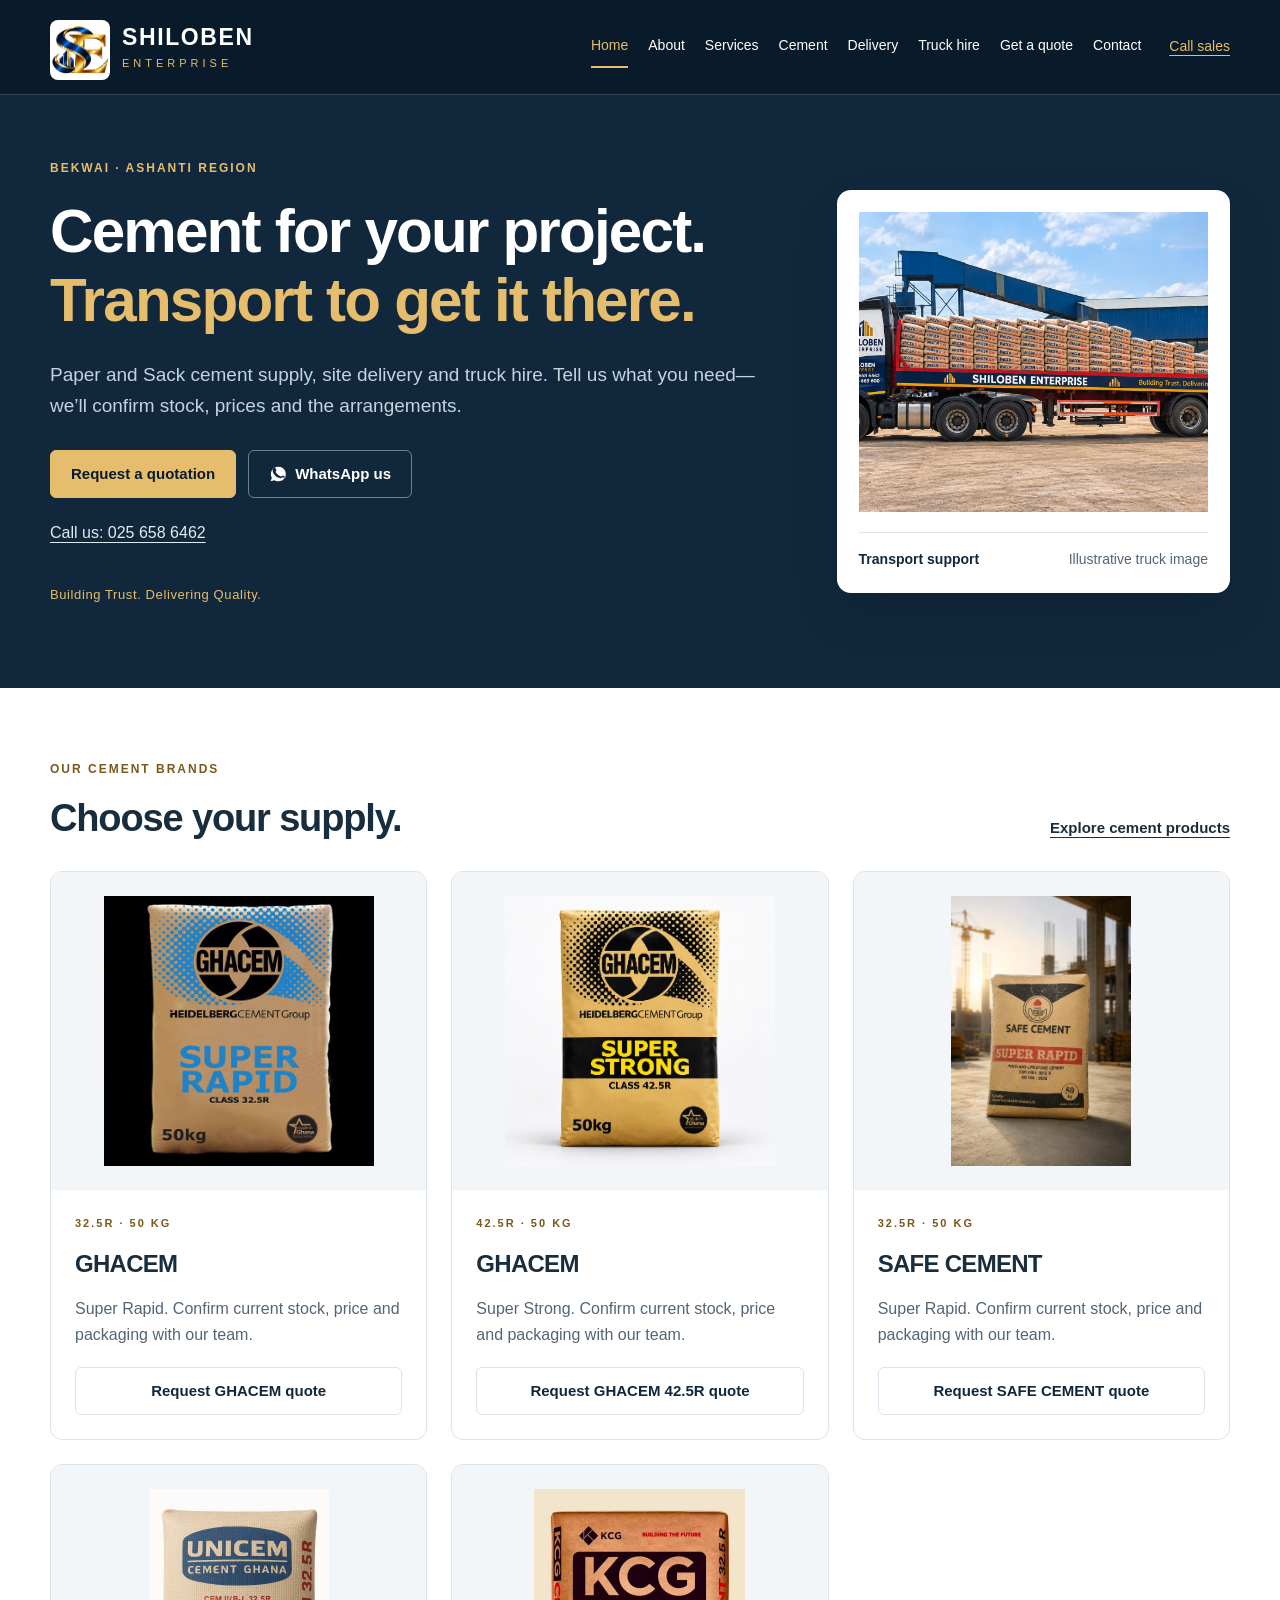
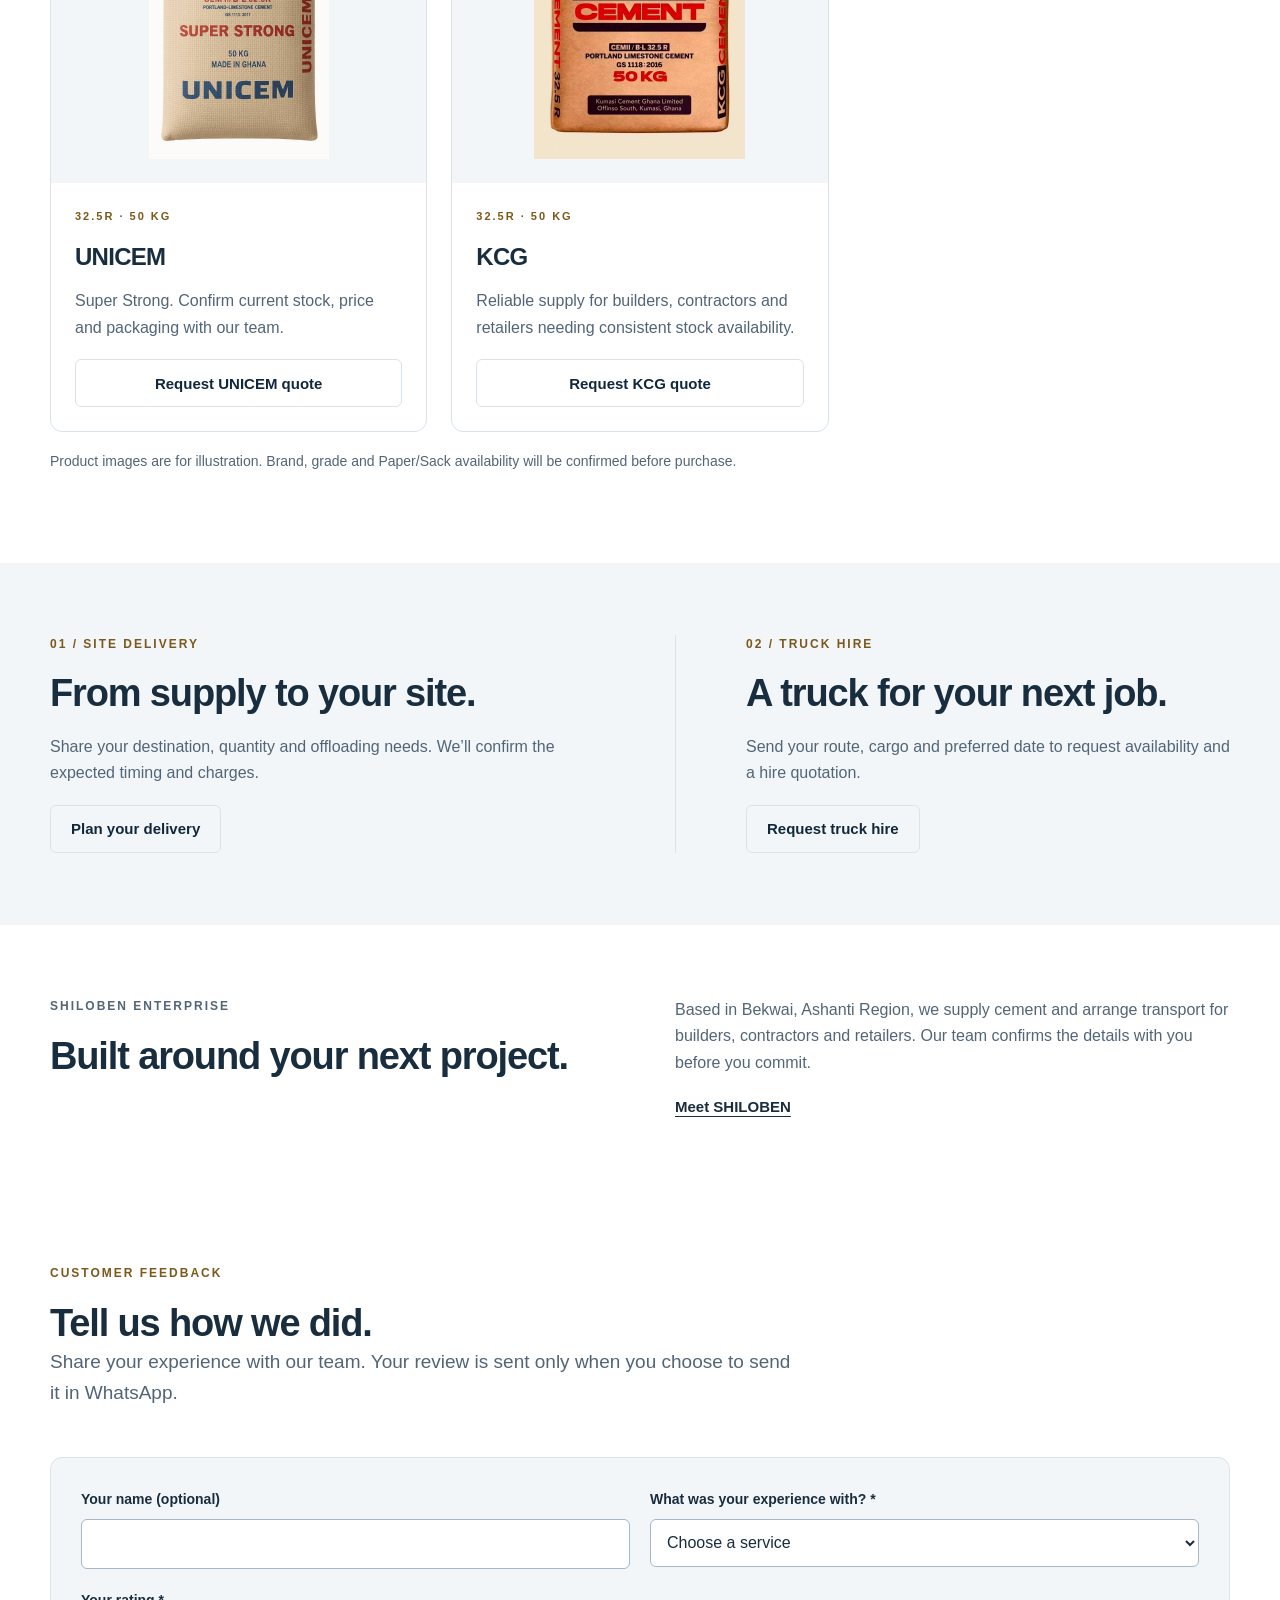
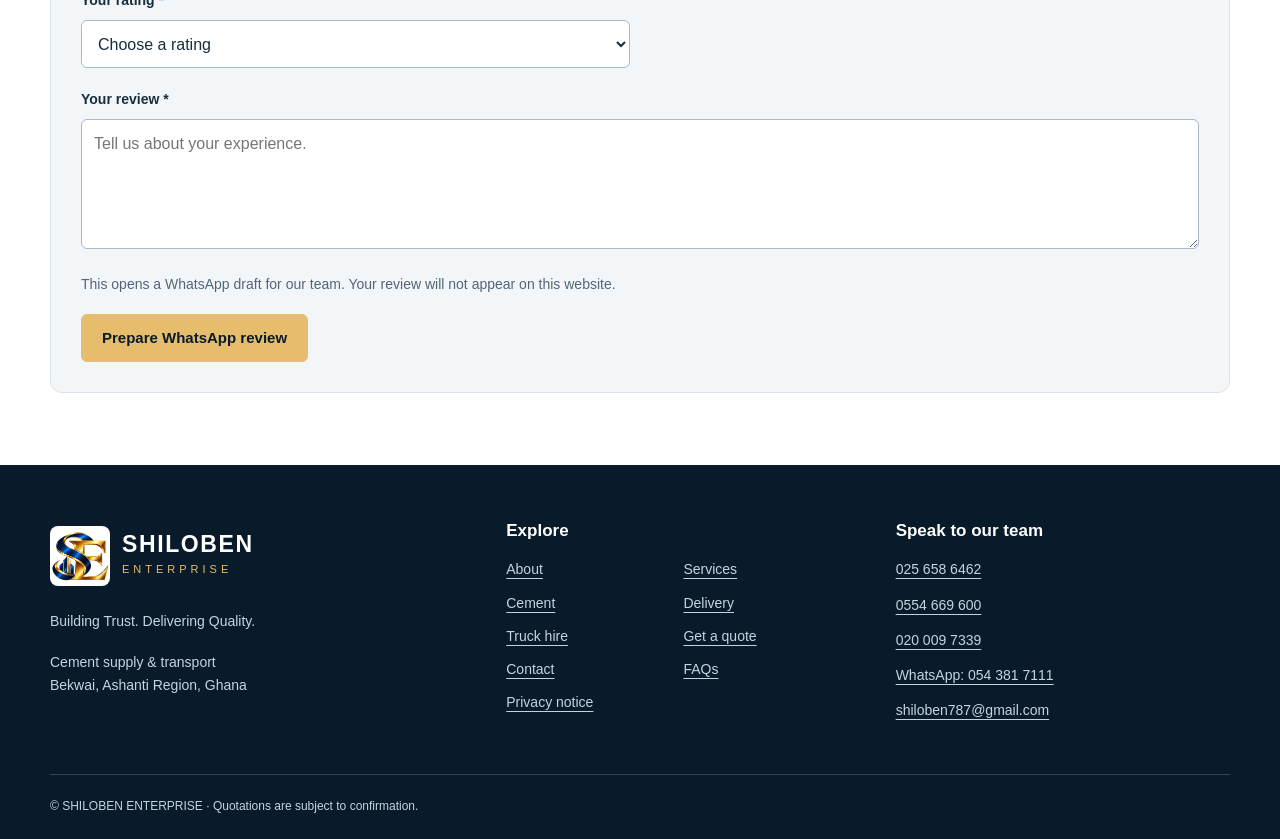
<file: index.html>
<!doctype html><html lang="en"><head><meta charset="utf-8"><meta name="viewport" content="width=device-width,initial-scale=1"><title>Cement Suppliers in Bekwai, Ghana | SHILOBEN ENTERPRISE</title><meta name="description" content="SHILOBEN ENTERPRISE supplies UNICEM, SAFE and KCG cement in Bekwai, Ashanti Region. Ask about bulk quantities, site delivery and truck hire."><meta name="theme-color" content="#11283c"><link rel="icon" href="images/LOGO.png" type="image/png"><link rel="stylesheet" href="style.css"><script src="script.js" defer></script><link rel="canonical" href="https://shiloben.com/"><meta property="og:site_name" content="SHILOBEN ENTERPRISE"><meta property="og:locale" content="en_GH"><meta property="og:type" content="website"><meta property="og:title" content="Cement Suppliers in Bekwai, Ghana | SHILOBEN ENTERPRISE"><meta property="og:description" content="SHILOBEN ENTERPRISE supplies UNICEM, SAFE and KCG cement in Bekwai, Ashanti Region. Ask about bulk quantities, site delivery and truck hire."><meta property="og:url" content="https://shiloben.com/"><meta property="og:image" content="https://shiloben.com/images/LOGO.png"><meta property="og:image:alt" content="SHILOBEN ENTERPRISE official logo"><meta name="twitter:card" content="summary"><script type="application/ld+json">{"@context":"https://schema.org","@type":"LocalBusiness","@id":"https://shiloben.com/#business","name":"SHILOBEN ENTERPRISE","url":"https://shiloben.com/","logo":"https://shiloben.com/images/LOGO.png","image":"https://shiloben.com/images/LOGO.png","description":"Cement supply, delivery arrangements and truck hire enquiries based in Bekwai, Ashanti Region, Ghana.","telephone":"+233256586462","email":"shiloben787@gmail.com","address":{"@type":"PostalAddress","addressLocality":"Bekwai","addressRegion":"Ashanti Region","addressCountry":"GH"},"areaServed":{"@type":"AdministrativeArea","name":"Ashanti Region, Ghana"},"contactPoint":{"@type":"ContactPoint","contactType":"sales","telephone":"+233256586462","availableLanguage":["en"]}}</script></head><body><a class="skip" href="#main">Skip to content</a><header class="header"><div class="wrap header-row"><a class="wordmark brand-lockup" href="index.html"><span class="logo-badge"><img src="images/LOGO.png" alt="" aria-hidden="true"></span><div class="brand-name">SHILOBEN<span>ENTERPRISE</span></div></a><button class="menu-toggle" aria-controls="navigation" aria-expanded="false">Menu</button><nav id="navigation" aria-label="Main navigation"><a href="index.html" aria-current="page">Home</a><a href="about.html">About</a><a href="services.html">Services</a><a href="products.html">Cement</a><a href="delivery.html">Delivery</a><a href="truck-hire.html">Truck hire</a><a href="quote.html">Get a quote</a><a href="contact.html">Contact</a></nav><a class="header-call" href="tel:+233256586462">Call sales</a></div></header><main id="main"><section class="hero"><div class="wrap hero-grid"><div><p class="eyebrow">Bekwai · Ashanti Region</p><h1>Cement for your project.<br><em>Transport to get it there.</em></h1><p class="lead">Paper and Sack cement supply, site delivery and truck hire. Tell us what you need—we’ll confirm stock, prices and the arrangements.</p><div class="actions"><a class="button" href="quote.html">Request a quotation</a><a class="button secondary whatsapp-link" href="https://wa.me/233543817111"><svg viewBox="0 0 24 24" aria-hidden="true"><path d="M12 2.2A9.8 9.8 0 0 0 3.8 17L2.2 21.8l5-1.6A9.8 9.8 0 1 0 12 2.2zm5.7 14.1c-.2.7-1.2 1.2-1.9 1.3-.5.1-1.2.2-3.8-.8-3.2-1.3-5.2-4.5-5.4-4.8-.2-.3-1.7-2.3-1.7-4.4 0-2 .9-3 1.3-3.4.3-.3.8-.4 1-.4h.7c.3 0 .6.1.8.6l1.1 2.5c.1.2.1.5 0 .8l-.8 1.1c-.2.2-.2.4-.1.6.4.7 1.5 2.3 3.1 3.7 1.8 1.5 3.1 1.9 3.7 2.2.3.1.5.1.7-.1l1.1-.9c.3-.2.6-.3.9-.2.4.2 2.5 1.5 2.9 1.7.3.2.5.3.6.5.1.3.1.6-.1.9z"/></svg><span>WhatsApp us</span></a></div><a class="hero-phone" href="tel:+233256586462">Call us: 025 658 6462</a><p class="tagline">Building Trust. Delivering Quality.</p></div><div class="hero-product"><img src="images/SHILOBEN Cement Truck at Industrial Yard.webp" alt="SHILOBEN truck at the industrial yard ready for cement delivery" width="1536" height="1024" fetchpriority="high"><div class="product-caption"><strong>Transport support</strong><span>Illustrative truck image</span></div></div></div></section><section class="section wrap"><div class="section-heading"><div><p class="eyebrow">Our cement brands</p><h2>Choose your supply.</h2></div><a class="text-link" href="products.html">Explore cement products</a></div><div class="product-grid"><article class="product-card"><div class="product-photo"><img src="images/ghacem.jpeg" alt="GHACEM Super Rapid 32.5R cement bag, 50 kg" width="600" height="600" loading="lazy"></div><div class="product-copy"><p class="eyebrow">32.5R · 50 kg</p><h2>GHACEM</h2><p>Super Rapid. Confirm current stock, price and packaging with our team.</p><a class="button secondary" href="quote.html?brand=GHACEM">Request GHACEM quote</a></div></article><article class="product-card"><div class="product-photo"><img src="images/GHACEM%2042.5R.webp" alt="GHACEM Super Strong Class 42.5R cement bag, 50 kg" width="1254" height="1254" loading="lazy"></div><div class="product-copy"><p class="eyebrow">42.5R · 50 kg</p><h2>GHACEM</h2><p>Super Strong. Confirm current stock, price and packaging with our team.</p><a class="button secondary" href="quote.html?brand=GHACEM&amp;grade=42.5R">Request GHACEM 42.5R quote</a></div></article><article class="product-card"><div class="product-photo"><img src="images/safe-cement.jpeg" alt="SAFE CEMENT Super Rapid 32.5R cement bag, 50 kg" width="600" height="600" loading="lazy"></div><div class="product-copy"><p class="eyebrow">32.5R · 50 kg</p><h2>SAFE CEMENT</h2><p>Super Rapid. Confirm current stock, price and packaging with our team.</p><a class="button secondary" href="quote.html?brand=SAFE%20CEMENT">Request SAFE CEMENT quote</a></div></article><article class="product-card"><div class="product-photo"><img src="images/unicem.jpeg" alt="UNICEM Super Strong 32.5R cement bag, 50 kg" width="600" height="600" loading="lazy"></div><div class="product-copy"><p class="eyebrow">32.5R · 50 kg</p><h2>UNICEM</h2><p>Super Strong. Confirm current stock, price and packaging with our team.</p><a class="button secondary" href="quote.html?brand=UNICEM">Request UNICEM quote</a></div></article><article class="product-card"><div class="product-photo"><img src="images/KCG.jpeg" alt="KCG cement bag in the product range" width="600" height="600" loading="lazy"></div><div class="product-copy"><p class="eyebrow">32.5R · 50 kg</p><h2>KCG</h2><p>Reliable supply for builders, contractors and retailers needing consistent stock availability.</p><a class="button secondary" href="quote.html?brand=KCG">Request KCG quote</a></div></article></div><p class="small-note">Product images are for illustration. Brand, grade and Paper/Sack availability will be confirmed before purchase.</p></section><section class="section service-band"><div class="wrap service-grid"><article><p class="eyebrow">01 / Site delivery</p><h2>From supply to your site.</h2><p>Share your destination, quantity and offloading needs. We’ll confirm the expected timing and charges.</p><a class="button secondary" href="delivery.html">Plan your delivery</a></article><article><p class="eyebrow">02 / Truck hire</p><h2>A truck for your next job.</h2><p>Send your route, cargo and preferred date to request availability and a hire quotation.</p><a class="button secondary" href="truck-hire.html">Request truck hire</a></article></div></section><section class="section wrap about-strip"><div><p class="eyebrow">SHILOBEN ENTERPRISE</p><h2>Built around your next project.</h2></div><div><p>Based in Bekwai, Ashanti Region, we supply cement and arrange transport for builders, contractors and retailers. Our team confirms the details with you before you commit.</p><a class="text-link" href="about.html">Meet SHILOBEN</a></div></section><section class="section wrap" aria-labelledby="review-heading"><div class="section-heading"><div><p class="eyebrow">Customer feedback</p><h2 id="review-heading">Tell us how we did.</h2><p class="lead">Share your experience with our team. Your review is sent only when you choose to send it in WhatsApp.</p></div></div><form id="review-form" class="panel"><div class="form-grid"><label class="field"><span>Your name (optional)</span><input name="reviewer" type="text" maxlength="100" autocomplete="name"></label><label class="field"><span>What was your experience with? *</span><select name="service" required><option value="">Choose a service</option><option>Cement supply</option><option>Site delivery</option><option>Truck hire</option><option>Other</option></select></label><label class="field"><span>Your rating *</span><select name="rating" required><option value="">Choose a rating</option><option value="5">5 - Excellent</option><option value="4">4 - Good</option><option value="3">3 - Average</option><option value="2">2 - Below average</option><option value="1">1 - Poor</option></select></label><label class="field full"><span>Your review *</span><textarea name="review" rows="4" maxlength="2000" required placeholder="Tell us about your experience."></textarea></label></div><p class="form-notice">This opens a WhatsApp draft for our team. Your review will not appear on this website.</p><button class="button" type="submit">Prepare WhatsApp review</button><div class="draft-panel" hidden><h3>Your review is ready</h3><p>Review your message in WhatsApp, then press Send when you are ready.</p><a class="button review-whatsapp" target="_blank" rel="noopener noreferrer">Open WhatsApp draft</a></div></form></section></main><footer><div class="wrap footer-grid"><div><a class="wordmark brand-lockup" href="index.html"><span class="logo-badge"><img src="images/LOGO.png" alt="" aria-hidden="true"></span><div class="brand-name">SHILOBEN<span>ENTERPRISE</span></div></a><p>Building Trust. Delivering Quality.</p><p>Cement supply &amp; transport<br>Bekwai, Ashanti Region, Ghana</p></div><div><h2>Explore</h2><div class="footer-links"><a href="about.html">About</a><a href="services.html">Services</a><a href="products.html">Cement</a><a href="delivery.html">Delivery</a><a href="truck-hire.html">Truck hire</a><a href="quote.html">Get a quote</a><a href="contact.html">Contact</a><a href="faq.html">FAQs</a><a href="privacy.html">Privacy notice</a></div></div><div><h2>Speak to our team</h2><a href="tel:+233256586462">025 658 6462</a><a href="tel:+233554669600">0554 669 600</a><a href="tel:+233200097339">020 009 7339</a><a href="https://wa.me/233543817111">WhatsApp: 054 381 7111</a><a href="mailto:shiloben787@gmail.com">shiloben787@gmail.com</a></div></div><div class="wrap footer-bottom">© SHILOBEN ENTERPRISE · Quotations are subject to confirmation.</div></footer></body></html>
</file>
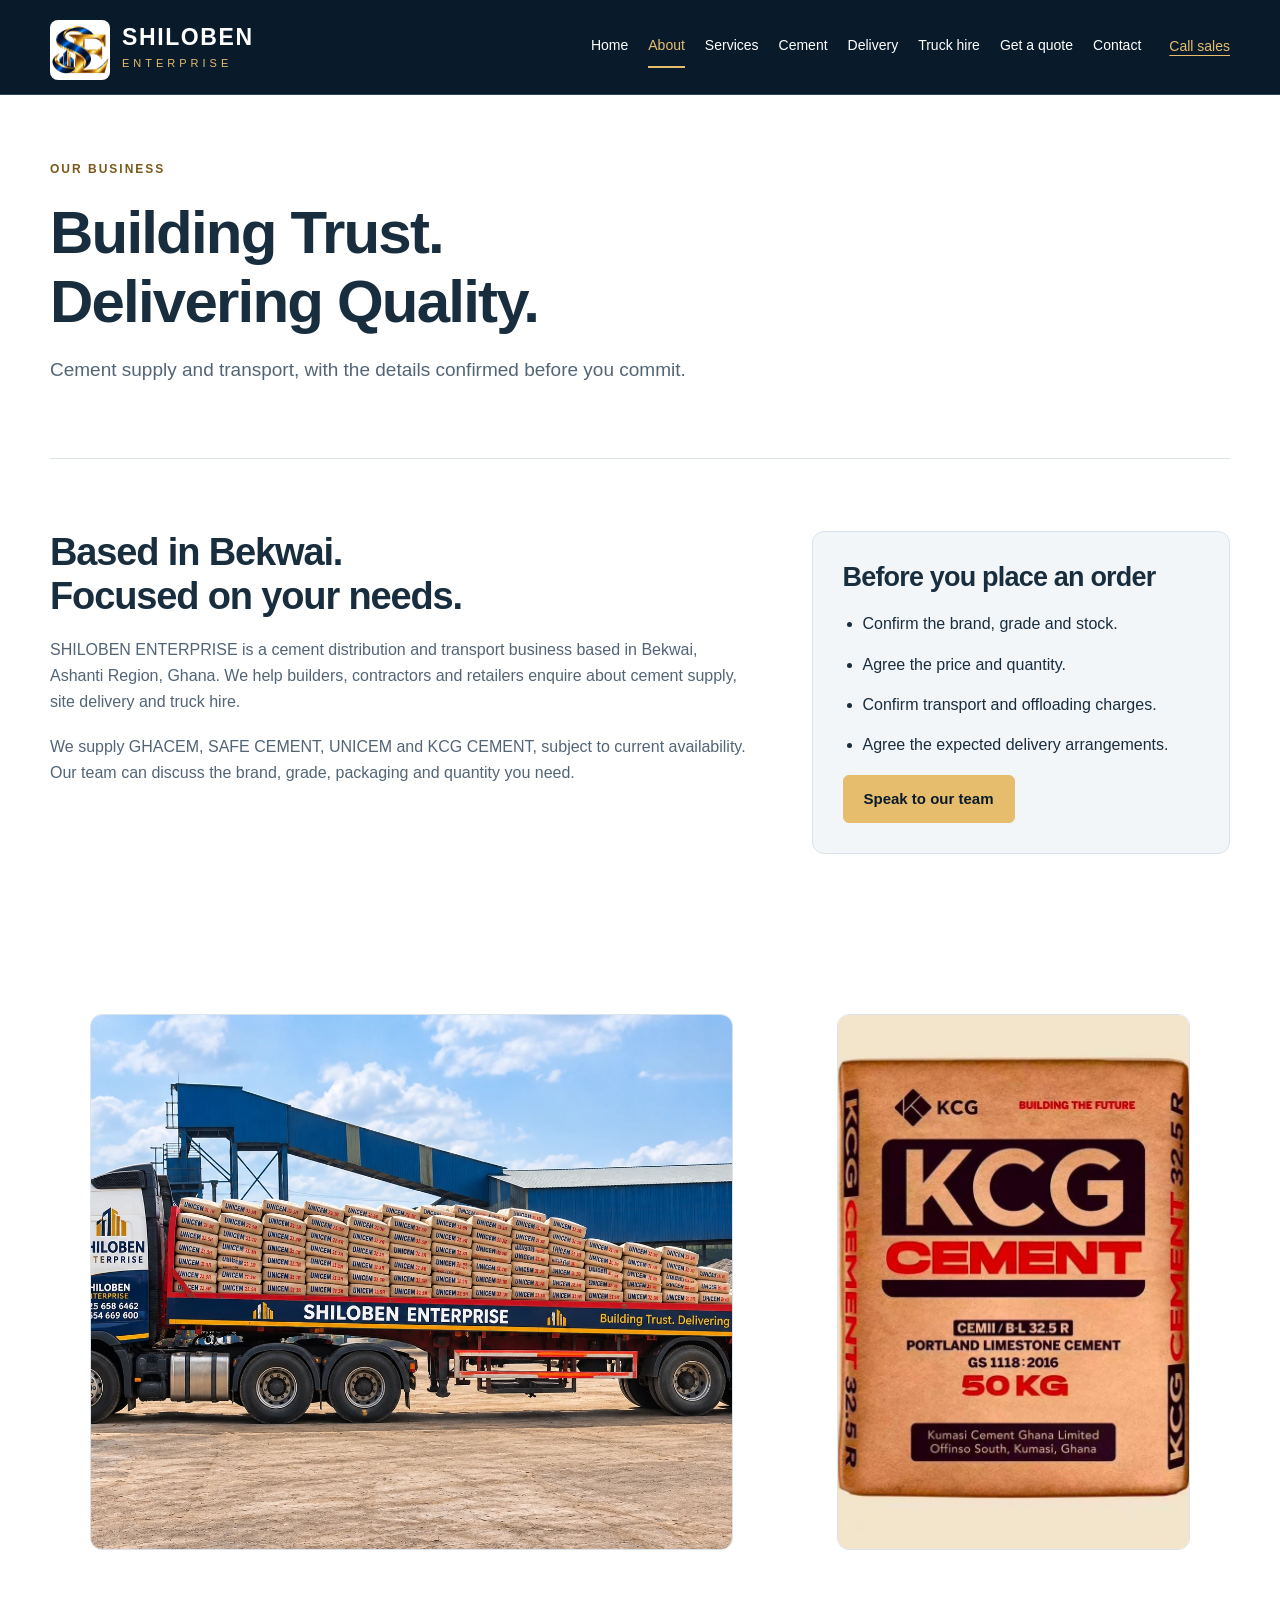
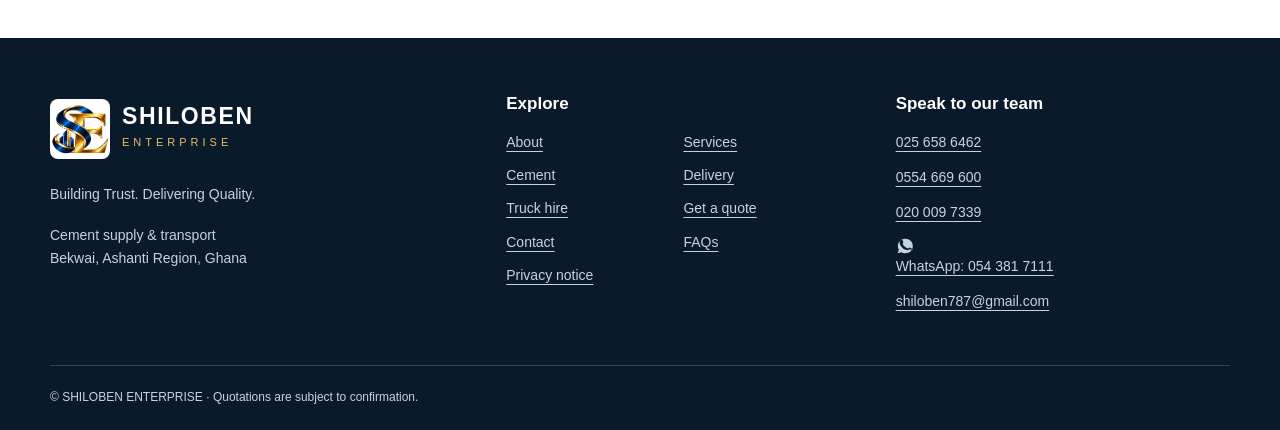
<file: about.html>
<!doctype html><html lang="en"><head><meta charset="utf-8"><meta name="viewport" content="width=device-width,initial-scale=1"><title>About SHILOBEN ENTERPRISE | Cement Supply in Bekwai</title><meta name="description" content="Learn about SHILOBEN ENTERPRISE, a Bekwai-based cement supply and transport business serving builders, contractors and retailers."><meta name="theme-color" content="#11283c"><link rel="icon" href="images/LOGO.png" type="image/png"><link rel="stylesheet" href="style.css"><script src="script.js" defer></script><link rel="canonical" href="https://shiloben.com/about.html"><meta property="og:site_name" content="SHILOBEN ENTERPRISE"><meta property="og:locale" content="en_GH"><meta property="og:type" content="website"><meta property="og:title" content="About SHILOBEN ENTERPRISE | Cement Supply in Bekwai"><meta property="og:description" content="Learn about SHILOBEN ENTERPRISE, a Bekwai-based cement supply and transport business serving builders, contractors and retailers."><meta property="og:url" content="https://shiloben.com/about.html"><meta property="og:image" content="https://shiloben.com/images/LOGO.png"><meta property="og:image:alt" content="SHILOBEN ENTERPRISE official logo"><meta name="twitter:card" content="summary"></head><body><a class="skip" href="#main">Skip to content</a><header class="header"><div class="wrap header-row"><a class="wordmark brand-lockup" href="index.html"><span class="logo-badge"><img src="images/LOGO.png" alt="" aria-hidden="true"></span><div class="brand-name">SHILOBEN<span>ENTERPRISE</span></div></a><button class="menu-toggle" aria-controls="navigation" aria-expanded="false">Menu</button><nav id="navigation" aria-label="Main navigation"><a href="index.html">Home</a><a href="about.html" aria-current="page">About</a><a href="services.html">Services</a><a href="products.html">Cement</a><a href="delivery.html">Delivery</a><a href="truck-hire.html">Truck hire</a><a href="quote.html">Get a quote</a><a href="contact.html">Contact</a></nav><a class="header-call" href="tel:+233256586462">Call sales</a></div></header><main id="main"><section class="page-intro wrap"><p class="eyebrow">Our business</p><h1>Building Trust.<br>Delivering Quality.</h1><p class="lead">Cement supply and transport, with the details confirmed before you commit.</p></section><section class="section wrap content-grid"><div><h2>Based in Bekwai.<br>Focused on your needs.</h2><p>SHILOBEN ENTERPRISE is a cement distribution and transport business based in Bekwai, Ashanti Region, Ghana. We help builders, contractors and retailers enquire about cement supply, site delivery and truck hire.</p><p>We supply GHACEM, SAFE CEMENT, UNICEM and KCG CEMENT, subject to current availability. Our team can discuss the brand, grade, packaging and quantity you need.</p></div><aside class="panel"><h2>Before you place an order</h2><ul class="check-list"><li>Confirm the brand, grade and stock.</li><li>Agree the price and quantity.</li><li>Confirm transport and offloading charges.</li><li>Agree the expected delivery arrangements.</li></ul><a class="button" href="contact.html">Speak to our team</a></aside></section><section class="section wrap photo-showcase" aria-label="SHILOBEN operations photo gallery"><figure class="photo-panel"><img src="images/SHILOBEN Cement Truck at Industrial Yard.webp" alt="SHILOBEN cement truck at the industrial yard" width="1200" height="800" loading="lazy"><figcaption>Illustrative truck image. Ask our team about loading and site delivery.</figcaption></figure><figure class="photo-panel"><img src="images/KCG.jpeg" alt="KCG cement product image" width="800" height="1000" loading="lazy"><figcaption>Product ranges are checked before quotation and delivery arrangements.</figcaption></figure></section></main><footer><div class="wrap footer-grid"><div><a class="wordmark brand-lockup" href="index.html"><span class="logo-badge"><img src="images/LOGO.png" alt="" aria-hidden="true"></span><div class="brand-name">SHILOBEN<span>ENTERPRISE</span></div></a><p>Building Trust. Delivering Quality.</p><p>Cement supply &amp; transport<br>Bekwai, Ashanti Region, Ghana</p></div><div><h2>Explore</h2><div class="footer-links"><a href="about.html">About</a><a href="services.html">Services</a><a href="products.html">Cement</a><a href="delivery.html">Delivery</a><a href="truck-hire.html">Truck hire</a><a href="quote.html">Get a quote</a><a href="contact.html">Contact</a><a href="faq.html">FAQs</a><a href="privacy.html">Privacy notice</a></div></div><div><h2>Speak to our team</h2><a href="tel:+233256586462">025 658 6462</a><a href="tel:+233554669600">0554 669 600</a><a href="tel:+233200097339">020 009 7339</a><a class="whatsapp-link" href="https://wa.me/233543817111"><svg viewBox="0 0 24 24" aria-hidden="true"><path d="M12 2.2A9.8 9.8 0 0 0 3.8 17L2.2 21.8l5-1.6A9.8 9.8 0 1 0 12 2.2zm5.7 14.1c-.2.7-1.2 1.2-1.9 1.3-.5.1-1.2.2-3.8-.8-3.2-1.3-5.2-4.5-5.4-4.8-.2-.3-1.7-2.3-1.7-4.4 0-2 .9-3 1.3-3.4.3-.3.8-.4 1-.4h.7c.3 0 .6.1.8.6l1.1 2.5c.1.2.1.5 0 .8l-.8 1.1c-.2.2-.2.4-.1.6.4.7 1.5 2.3 3.1 3.7 1.8 1.5 3.1 1.9 3.7 2.2.3.1.5.1.7-.1l1.1-.9c.3-.2.6-.3.9-.2.4.2 2.5 1.5 2.9 1.7.3.2.5.3.6.5.1.3.1.6-.1.9z"/></svg><span>WhatsApp: 054 381 7111</span></a><a href="mailto:shiloben787@gmail.com">shiloben787@gmail.com</a></div></div><div class="wrap footer-bottom">© SHILOBEN ENTERPRISE · Quotations are subject to confirmation.</div></footer></body></html>
</file>
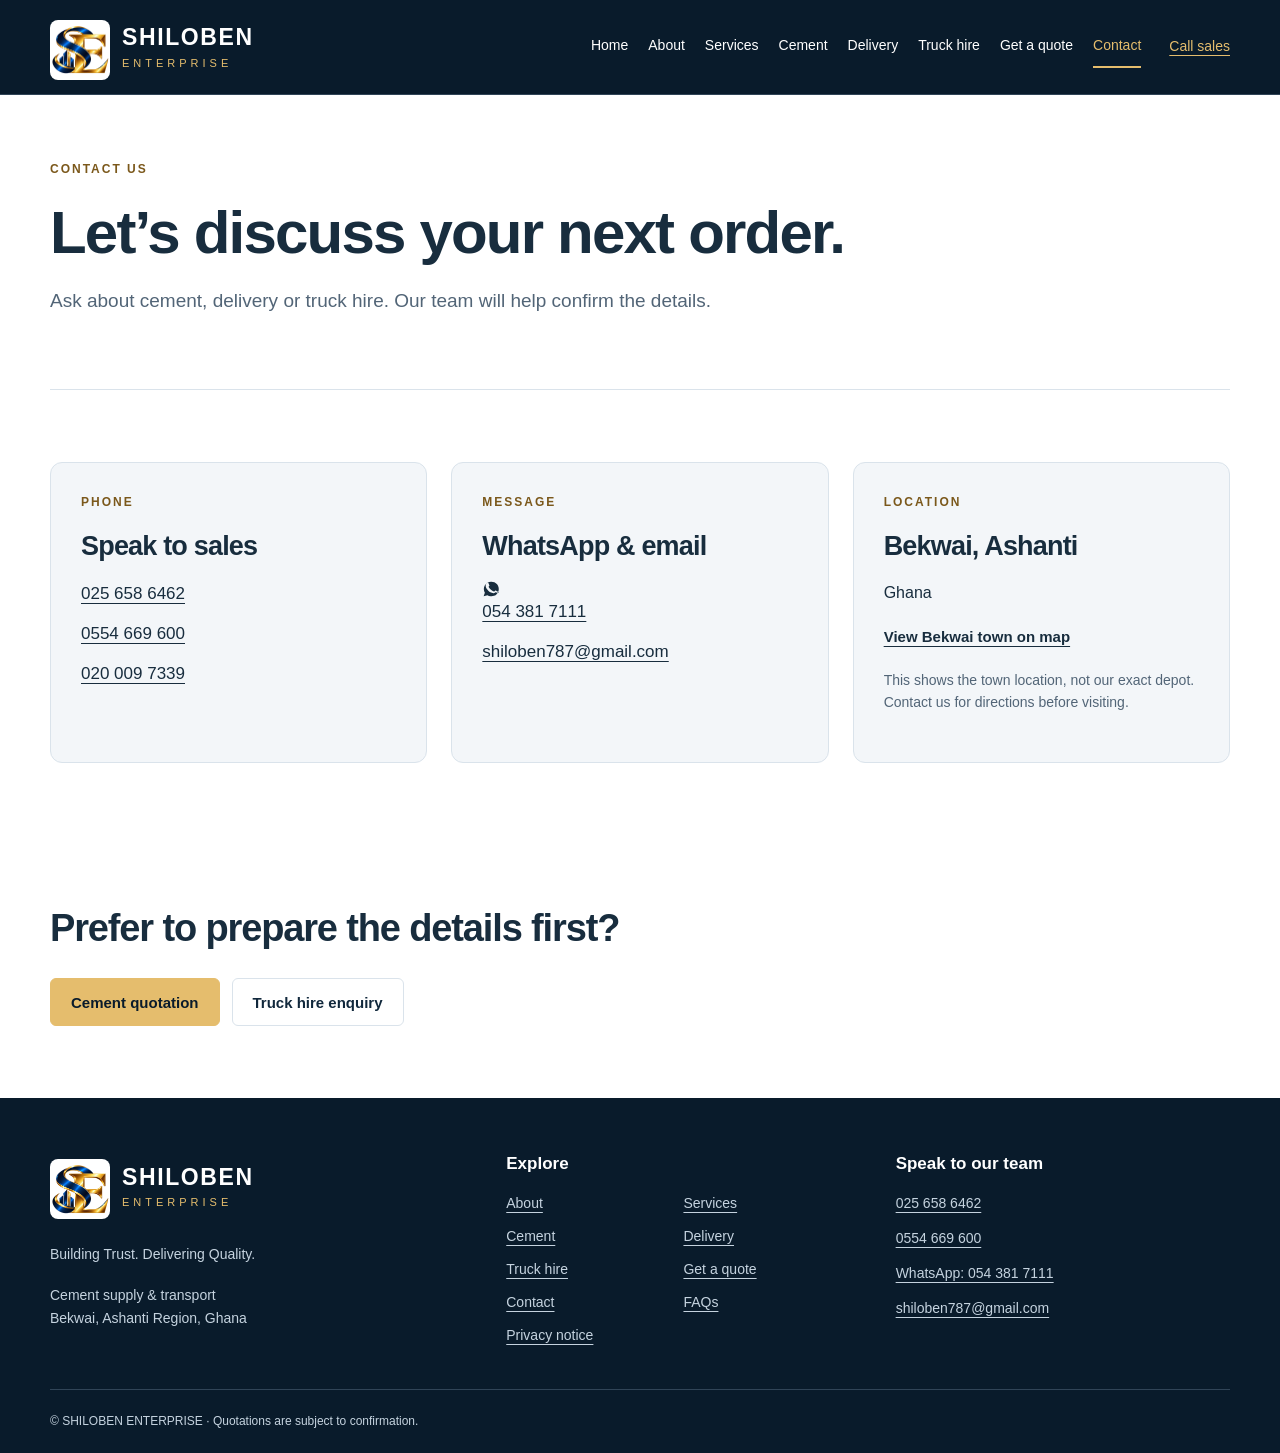
<file: contact.html>
<!doctype html><html lang="en"><head><meta charset="utf-8"><meta name="viewport" content="width=device-width,initial-scale=1"><title>Contact SHILOBEN ENTERPRISE | Bekwai, Ghana</title><meta name="description" content="Contact SHILOBEN ENTERPRISE in Bekwai, Ghana, for cement supply, bulk quotations, delivery and truck-hire enquiries by phone or WhatsApp."><meta name="theme-color" content="#11283c"><link rel="icon" href="images/LOGO.png" type="image/png"><link rel="stylesheet" href="style.css"><script src="script.js" defer></script><link rel="canonical" href="https://shiloben.com/contact.html"><meta property="og:site_name" content="SHILOBEN ENTERPRISE"><meta property="og:locale" content="en_GH"><meta property="og:type" content="website"><meta property="og:title" content="Contact SHILOBEN ENTERPRISE | Bekwai, Ghana"><meta property="og:description" content="Contact SHILOBEN ENTERPRISE in Bekwai, Ghana, for cement supply, bulk quotations, delivery and truck-hire enquiries by phone or WhatsApp."><meta property="og:url" content="https://shiloben.com/contact.html"><meta property="og:image" content="https://shiloben.com/images/LOGO.png"><meta property="og:image:alt" content="SHILOBEN ENTERPRISE official logo"><meta name="twitter:card" content="summary"><script type="application/ld+json">{"@context":"https://schema.org","@type":"LocalBusiness","@id":"https://shiloben.com/#business","name":"SHILOBEN ENTERPRISE","url":"https://shiloben.com/","logo":"https://shiloben.com/images/LOGO.png","image":"https://shiloben.com/images/LOGO.png","description":"Cement supply, delivery arrangements and truck hire enquiries based in Bekwai, Ashanti Region, Ghana.","telephone":"+233256586462","email":"shiloben787@gmail.com","address":{"@type":"PostalAddress","addressLocality":"Bekwai","addressRegion":"Ashanti Region","addressCountry":"GH"},"areaServed":{"@type":"AdministrativeArea","name":"Ashanti Region, Ghana"},"contactPoint":{"@type":"ContactPoint","contactType":"sales","telephone":"+233256586462","availableLanguage":["en"]}}</script></head><body><a class="skip" href="#main">Skip to content</a><header class="header"><div class="wrap header-row"><a class="wordmark brand-lockup" href="index.html"><span class="logo-badge"><img src="images/LOGO.png" alt="" aria-hidden="true"></span><div class="brand-name">SHILOBEN<span>ENTERPRISE</span></div></a><button class="menu-toggle" aria-controls="navigation" aria-expanded="false">Menu</button><nav id="navigation" aria-label="Main navigation"><a href="index.html">Home</a><a href="about.html">About</a><a href="services.html">Services</a><a href="products.html">Cement</a><a href="delivery.html">Delivery</a><a href="truck-hire.html">Truck hire</a><a href="quote.html">Get a quote</a><a href="contact.html" aria-current="page">Contact</a></nav><a class="header-call" href="tel:+233256586462">Call sales</a></div></header><main id="main"><section class="page-intro wrap"><p class="eyebrow">Contact us</p><h1>Let’s discuss your next order.</h1><p class="lead">Ask about cement, delivery or truck hire. Our team will help confirm the details.</p></section><section class="section wrap contact-grid"><article class="panel"><p class="eyebrow">Phone</p><h2>Speak to sales</h2><a class="contact-value" href="tel:+233256586462">025 658 6462</a><a class="contact-value" href="tel:+233554669600">0554 669 600</a><a class="contact-value" href="tel:+233200097339">020 009 7339</a></article><article class="panel"><p class="eyebrow">Message</p><h2>WhatsApp &amp; email</h2><a class="contact-value whatsapp-link" href="https://wa.me/233543817111"><svg viewBox="0 0 24 24" aria-hidden="true"><path d="M12 2.2A9.8 9.8 0 0 0 3.8 17L2.2 21.8l5-1.6A9.8 9.8 0 1 0 12 2.2zm5.7 14.1c-.2.7-1.2 1.2-1.9 1.3-.5.1-1.2.2-3.8-.8-3.2-1.3-5.2-4.5-5.4-4.8-.2-.3-1.7-2.3-1.7-4.4 0-2 .9-3 1.3-3.4.3-.3.8-.4 1-.4h.7c.3 0 .6.1.8.6l1.1 2.5c.1.2.1.5 0 .8l-.8 1.1c-.2.2-.2.4-.1.6.4.7 1.5 2.3 3.1 3.7 1.8 1.5 3.1 1.9 3.7 2.2.3.1.5.1.7-.1l1.1-.9c.3-.2.6-.3.9-.2.4.2 2.5 1.5 2.9 1.7.3.2.5.3.6.5.1.3.1.6-.1.9z"/></svg><span>054 381 7111</span></a><a class="contact-value" href="mailto:shiloben787@gmail.com">shiloben787@gmail.com</a></article><article class="panel"><p class="eyebrow">Location</p><h2>Bekwai, Ashanti</h2><p>Ghana</p><a class="text-link" href="https://www.google.com/maps/search/?api=1&amp;query=Bekwai%2C%20Ashanti%2C%20Ghana" target="_blank" rel="noopener noreferrer">View Bekwai town on map</a><p class="small-note">This shows the town location, not our exact depot. Contact us for directions before visiting.</p></article></section><section class="section wrap"><h2>Prefer to prepare the details first?</h2><div class="actions"><a class="button" href="quote.html">Cement quotation</a><a class="button secondary" href="truck-hire.html">Truck hire enquiry</a></div></section></main><footer><div class="wrap footer-grid"><div><a class="wordmark brand-lockup" href="index.html"><span class="logo-badge"><img src="images/LOGO.png" alt="" aria-hidden="true"></span><div class="brand-name">SHILOBEN<span>ENTERPRISE</span></div></a><p>Building Trust. Delivering Quality.</p><p>Cement supply &amp; transport<br>Bekwai, Ashanti Region, Ghana</p></div><div><h2>Explore</h2><div class="footer-links"><a href="about.html">About</a><a href="services.html">Services</a><a href="products.html">Cement</a><a href="delivery.html">Delivery</a><a href="truck-hire.html">Truck hire</a><a href="quote.html">Get a quote</a><a href="contact.html">Contact</a><a href="faq.html">FAQs</a><a href="privacy.html">Privacy notice</a></div></div><div><h2>Speak to our team</h2><a href="tel:+233256586462">025 658 6462</a><a href="tel:+233554669600">0554 669 600</a><a href="https://wa.me/233543817111">WhatsApp: 054 381 7111</a><a href="mailto:shiloben787@gmail.com">shiloben787@gmail.com</a></div></div><div class="wrap footer-bottom">© SHILOBEN ENTERPRISE · Quotations are subject to confirmation.</div></footer></body></html>
</file>
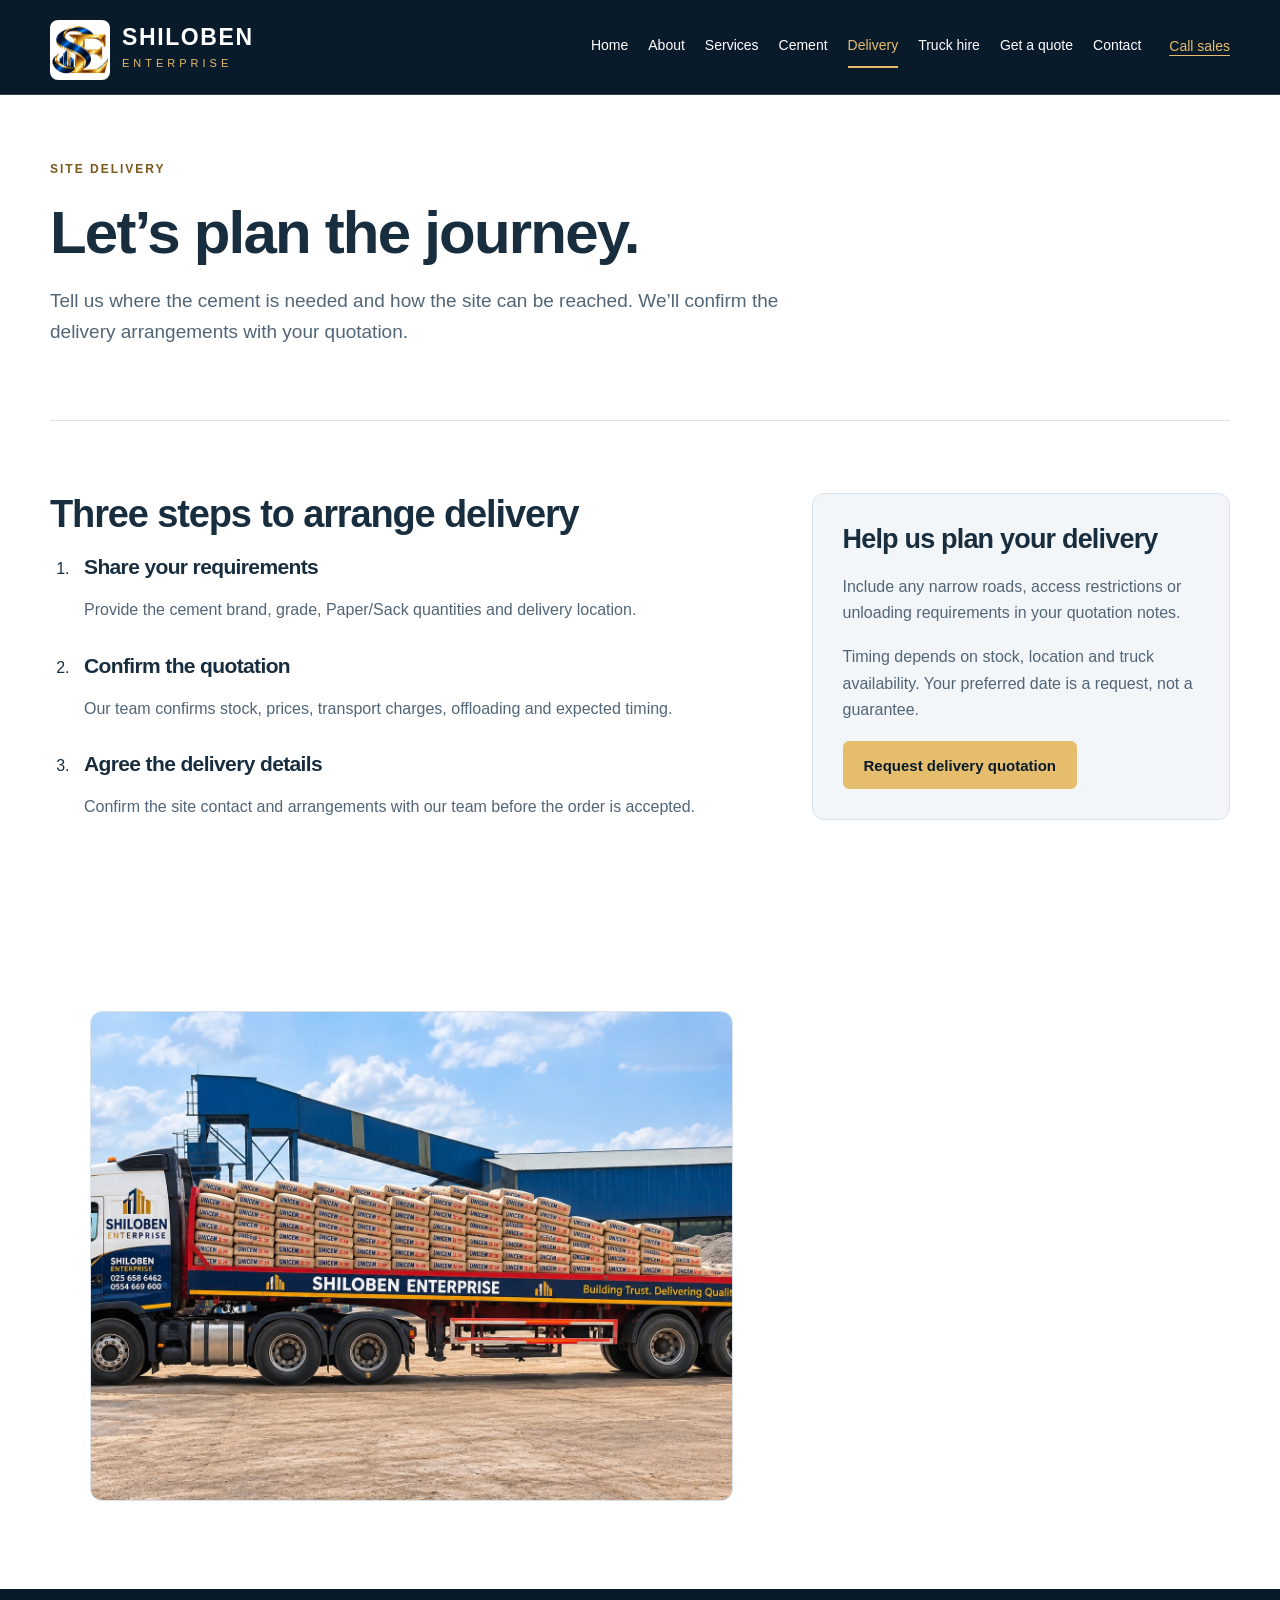
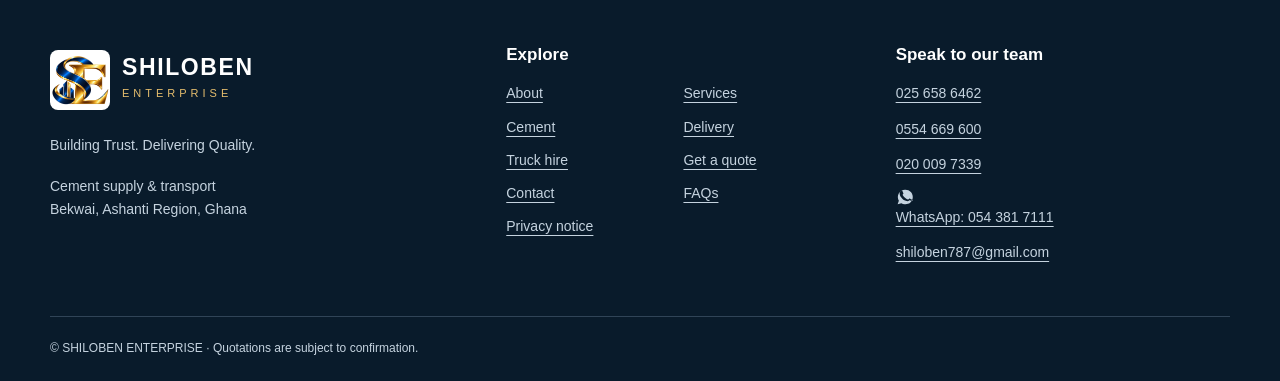
<file: delivery.html>
<!doctype html><html lang="en"><head><meta charset="utf-8"><meta name="viewport" content="width=device-width,initial-scale=1"><title>Cement Delivery in Ashanti Region | SHILOBEN</title><meta name="description" content="Ask SHILOBEN ENTERPRISE about cement delivery arrangements. Share your destination, bag quantity and offloading requirements for a quotation."><meta name="theme-color" content="#11283c"><link rel="icon" href="images/LOGO.png" type="image/png"><link rel="stylesheet" href="style.css"><script src="script.js" defer></script><link rel="canonical" href="https://shiloben.com/delivery.html"><meta property="og:site_name" content="SHILOBEN ENTERPRISE"><meta property="og:locale" content="en_GH"><meta property="og:type" content="website"><meta property="og:title" content="Cement Delivery in Ashanti Region | SHILOBEN"><meta property="og:description" content="Ask SHILOBEN ENTERPRISE about cement delivery arrangements. Share your destination, bag quantity and offloading requirements for a quotation."><meta property="og:url" content="https://shiloben.com/delivery.html"><meta property="og:image" content="https://shiloben.com/images/LOGO.png"><meta property="og:image:alt" content="SHILOBEN ENTERPRISE official logo"><meta name="twitter:card" content="summary"></head><body><a class="skip" href="#main">Skip to content</a><header class="header"><div class="wrap header-row"><a class="wordmark brand-lockup" href="index.html"><span class="logo-badge"><img src="images/LOGO.png" alt="" aria-hidden="true"></span><div class="brand-name">SHILOBEN<span>ENTERPRISE</span></div></a><button class="menu-toggle" aria-controls="navigation" aria-expanded="false">Menu</button><nav id="navigation" aria-label="Main navigation"><a href="index.html">Home</a><a href="about.html">About</a><a href="services.html">Services</a><a href="products.html">Cement</a><a href="delivery.html" aria-current="page">Delivery</a><a href="truck-hire.html">Truck hire</a><a href="quote.html">Get a quote</a><a href="contact.html">Contact</a></nav><a class="header-call" href="tel:+233256586462">Call sales</a></div></header><main id="main"><section class="page-intro wrap"><p class="eyebrow">Site delivery</p><h1>Let’s plan the journey.</h1><p class="lead">Tell us where the cement is needed and how the site can be reached. We’ll confirm the delivery arrangements with your quotation.</p></section><section class="section wrap content-grid"><div><h2>Three steps to arrange delivery</h2><ol class="steps"><li><h3>Share your requirements</h3><p>Provide the cement brand, grade, Paper/Sack quantities and delivery location.</p></li><li><h3>Confirm the quotation</h3><p>Our team confirms stock, prices, transport charges, offloading and expected timing.</p></li><li><h3>Agree the delivery details</h3><p>Confirm the site contact and arrangements with our team before the order is accepted.</p></li></ol></div><aside class="panel"><h2>Help us plan your delivery</h2><p>Include any narrow roads, access restrictions or unloading requirements in your quotation notes.</p><p>Timing depends on stock, location and truck availability. Your preferred date is a request, not a guarantee.</p><a class="button" href="quote.html">Request delivery quotation</a></aside></section><section class="section wrap photo-showcase" aria-label="Delivery operations photo showcase"><figure class="photo-panel"><img src="images/SHILOBEN Cement Truck at Industrial Yard.webp" alt="Cement truck preparing for delivery at the yard" width="1200" height="800" loading="lazy"><figcaption>Illustrative truck image. Delivery scheduling depends on stock readiness, route and site access.</figcaption></figure></section></main><footer><div class="wrap footer-grid"><div><a class="wordmark brand-lockup" href="index.html"><span class="logo-badge"><img src="images/LOGO.png" alt="" aria-hidden="true"></span><div class="brand-name">SHILOBEN<span>ENTERPRISE</span></div></a><p>Building Trust. Delivering Quality.</p><p>Cement supply &amp; transport<br>Bekwai, Ashanti Region, Ghana</p></div><div><h2>Explore</h2><div class="footer-links"><a href="about.html">About</a><a href="services.html">Services</a><a href="products.html">Cement</a><a href="delivery.html">Delivery</a><a href="truck-hire.html">Truck hire</a><a href="quote.html">Get a quote</a><a href="contact.html">Contact</a><a href="faq.html">FAQs</a><a href="privacy.html">Privacy notice</a></div></div><div><h2>Speak to our team</h2><a href="tel:+233256586462">025 658 6462</a><a href="tel:+233554669600">0554 669 600</a><a href="tel:+233200097339">020 009 7339</a><a class="whatsapp-link" href="https://wa.me/233543817111"><svg viewBox="0 0 24 24" aria-hidden="true"><path d="M12 2.2A9.8 9.8 0 0 0 3.8 17L2.2 21.8l5-1.6A9.8 9.8 0 1 0 12 2.2zm5.7 14.1c-.2.7-1.2 1.2-1.9 1.3-.5.1-1.2.2-3.8-.8-3.2-1.3-5.2-4.5-5.4-4.8-.2-.3-1.7-2.3-1.7-4.4 0-2 .9-3 1.3-3.4.3-.3.8-.4 1-.4h.7c.3 0 .6.1.8.6l1.1 2.5c.1.2.1.5 0 .8l-.8 1.1c-.2.2-.2.4-.1.6.4.7 1.5 2.3 3.1 3.7 1.8 1.5 3.1 1.9 3.7 2.2.3.1.5.1.7-.1l1.1-.9c.3-.2.6-.3.9-.2.4.2 2.5 1.5 2.9 1.7.3.2.5.3.6.5.1.3.1.6-.1.9z"/></svg><span>WhatsApp: 054 381 7111</span></a><a href="mailto:shiloben787@gmail.com">shiloben787@gmail.com</a></div></div><div class="wrap footer-bottom">© SHILOBEN ENTERPRISE · Quotations are subject to confirmation.</div></footer></body></html>
</file>
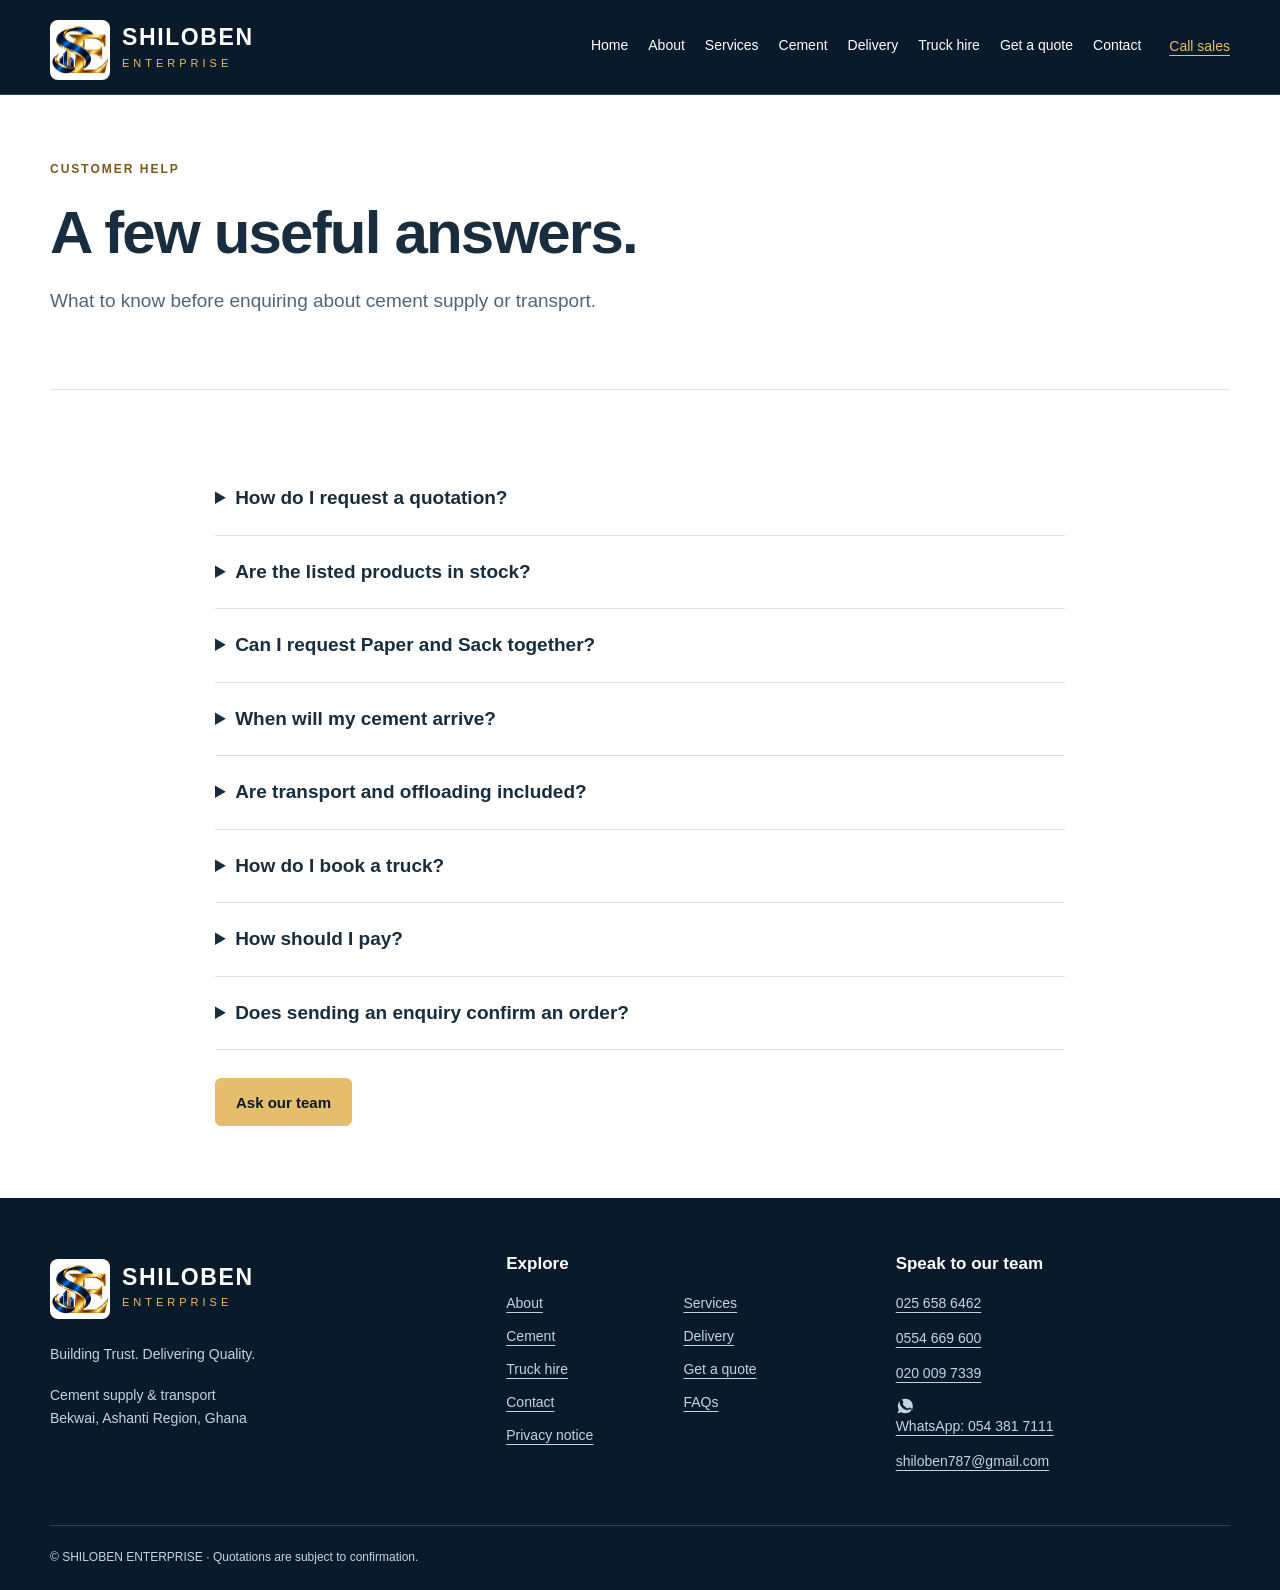
<file: faq.html>
<!doctype html><html lang="en"><head><meta charset="utf-8"><meta name="viewport" content="width=device-width,initial-scale=1"><title>Cement Supply &amp; Delivery FAQs | SHILOBEN</title><meta name="description" content="Answers to common questions about cement bag types, stock confirmation, delivery charges, truck hire and quotations at SHILOBEN ENTERPRISE."><meta name="theme-color" content="#11283c"><link rel="icon" href="images/LOGO.png" type="image/png"><link rel="stylesheet" href="style.css"><script src="script.js" defer></script><link rel="canonical" href="https://shiloben.com/faq.html"><meta property="og:site_name" content="SHILOBEN ENTERPRISE"><meta property="og:locale" content="en_GH"><meta property="og:type" content="website"><meta property="og:title" content="Cement Supply &amp; Delivery FAQs | SHILOBEN"><meta property="og:description" content="Answers to common questions about cement bag types, stock confirmation, delivery charges, truck hire and quotations at SHILOBEN ENTERPRISE."><meta property="og:url" content="https://shiloben.com/faq.html"><meta property="og:image" content="https://shiloben.com/images/LOGO.png"><meta property="og:image:alt" content="SHILOBEN ENTERPRISE official logo"><meta name="twitter:card" content="summary"></head><body><a class="skip" href="#main">Skip to content</a><header class="header"><div class="wrap header-row"><a class="wordmark brand-lockup" href="index.html"><span class="logo-badge"><img src="images/LOGO.png" alt="" aria-hidden="true"></span><div class="brand-name">SHILOBEN<span>ENTERPRISE</span></div></a><button class="menu-toggle" aria-controls="navigation" aria-expanded="false">Menu</button><nav id="navigation" aria-label="Main navigation"><a href="index.html">Home</a><a href="about.html">About</a><a href="services.html">Services</a><a href="products.html">Cement</a><a href="delivery.html">Delivery</a><a href="truck-hire.html">Truck hire</a><a href="quote.html">Get a quote</a><a href="contact.html">Contact</a></nav><a class="header-call" href="tel:+233256586462">Call sales</a></div></header><main id="main"><section class="page-intro wrap"><p class="eyebrow">Customer help</p><h1>A few useful answers.</h1><p class="lead">What to know before enquiring about cement supply or transport.</p></section><section class="section wrap narrow faq-list"><details><summary>How do I request a quotation?</summary><p>Use our cement or truck hire form to prepare a WhatsApp message, then review and send it in WhatsApp. You can also call or email us.</p></details><details><summary>Are the listed products in stock?</summary><p>Availability and prices change. Our sales team confirms the brand, grade, packaging and current price before you place an order.</p></details><details><summary>Can I request Paper and Sack together?</summary><p>Yes. Enter separate bag quantities in the quotation form. We will confirm whether your requested brand and packaging mix is available.</p></details><details><summary>When will my cement arrive?</summary><p>Timing depends on stock, your destination and truck availability. Agree the expected delivery arrangements with our team; a preferred date in the form is not a guarantee.</p></details><details><summary>Are transport and offloading included?</summary><p>Transport and offloading charges and responsibilities are confirmed with your quotation. State whether you need offloading support.</p></details><details><summary>How do I book a truck?</summary><p>Start with a truck hire enquiry including your route, cargo and preferred date. Our team confirms availability, charges and booking terms before a booking is accepted.</p></details><details><summary>How should I pay?</summary><p>Contact sales to confirm the accepted payment method, payment details and reference for your order. The website does not process payments.</p></details><details><summary>Does sending an enquiry confirm an order?</summary><p>No. A quotation request does not reserve stock or a truck, confirm payment or create an order. Confirm the arrangements directly with SHILOBEN.</p></details><div class="actions"><a class="button" href="contact.html">Ask our team</a></div></section></main><footer><div class="wrap footer-grid"><div><a class="wordmark brand-lockup" href="index.html"><span class="logo-badge"><img src="images/LOGO.png" alt="" aria-hidden="true"></span><div class="brand-name">SHILOBEN<span>ENTERPRISE</span></div></a><p>Building Trust. Delivering Quality.</p><p>Cement supply &amp; transport<br>Bekwai, Ashanti Region, Ghana</p></div><div><h2>Explore</h2><div class="footer-links"><a href="about.html">About</a><a href="services.html">Services</a><a href="products.html">Cement</a><a href="delivery.html">Delivery</a><a href="truck-hire.html">Truck hire</a><a href="quote.html">Get a quote</a><a href="contact.html">Contact</a><a href="faq.html">FAQs</a><a href="privacy.html">Privacy notice</a></div></div><div><h2>Speak to our team</h2><a href="tel:+233256586462">025 658 6462</a><a href="tel:+233554669600">0554 669 600</a><a href="tel:+233200097339">020 009 7339</a><a class="whatsapp-link" href="https://wa.me/233543817111"><svg viewBox="0 0 24 24" aria-hidden="true"><path d="M12 2.2A9.8 9.8 0 0 0 3.8 17L2.2 21.8l5-1.6A9.8 9.8 0 1 0 12 2.2zm5.7 14.1c-.2.7-1.2 1.2-1.9 1.3-.5.1-1.2.2-3.8-.8-3.2-1.3-5.2-4.5-5.4-4.8-.2-.3-1.7-2.3-1.7-4.4 0-2 .9-3 1.3-3.4.3-.3.8-.4 1-.4h.7c.3 0 .6.1.8.6l1.1 2.5c.1.2.1.5 0 .8l-.8 1.1c-.2.2-.2.4-.1.6.4.7 1.5 2.3 3.1 3.7 1.8 1.5 3.1 1.9 3.7 2.2.3.1.5.1.7-.1l1.1-.9c.3-.2.6-.3.9-.2.4.2 2.5 1.5 2.9 1.7.3.2.5.3.6.5.1.3.1.6-.1.9z"/></svg><span>WhatsApp: 054 381 7111</span></a><a href="mailto:shiloben787@gmail.com">shiloben787@gmail.com</a></div></div><div class="wrap footer-bottom">© SHILOBEN ENTERPRISE · Quotations are subject to confirmation.</div></footer></body></html>
</file>
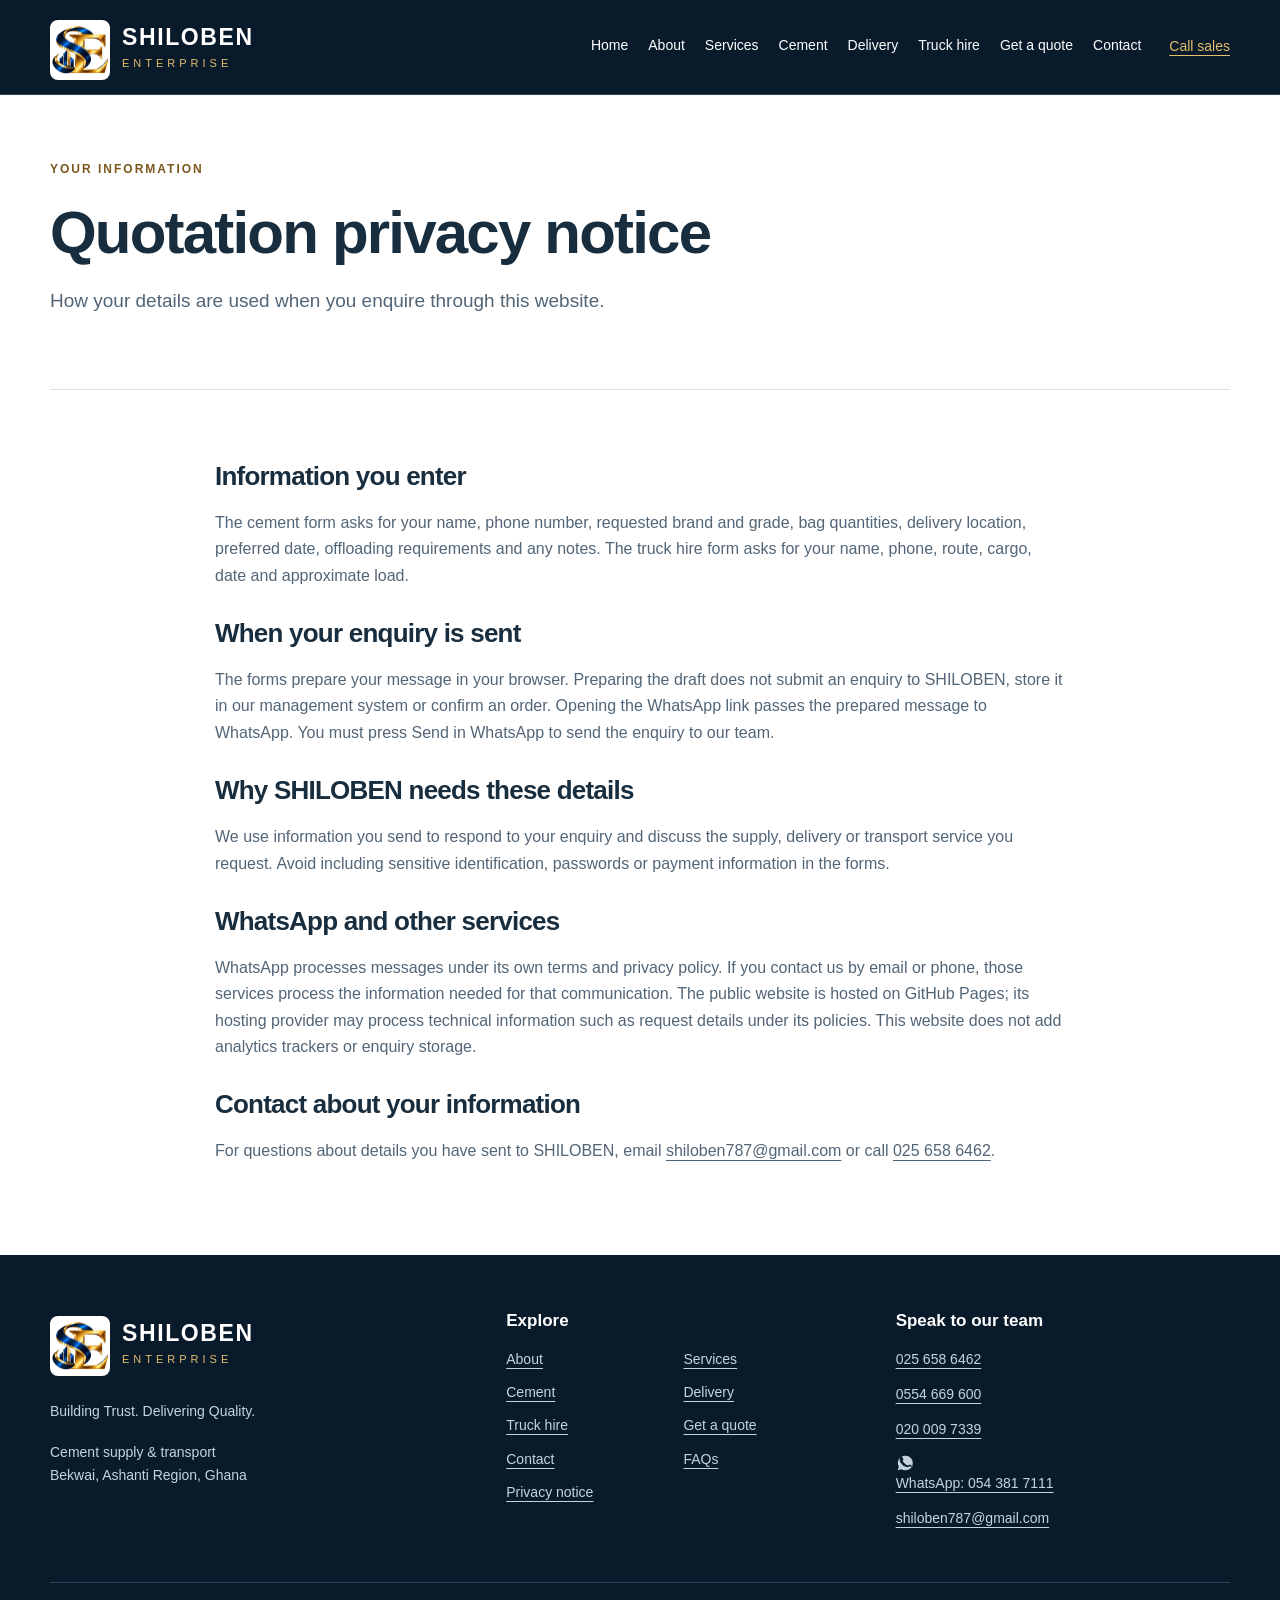
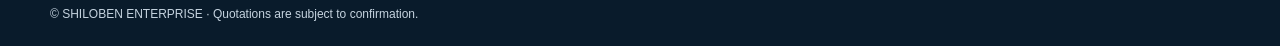
<file: privacy.html>
<!doctype html><html lang="en"><head><meta charset="utf-8"><meta name="viewport" content="width=device-width,initial-scale=1"><title>Privacy Notice | SHILOBEN ENTERPRISE</title><meta name="description" content="Read how SHILOBEN ENTERPRISE handles website enquiries and WhatsApp quotation drafts, including what happens when you send information to our team."><meta name="theme-color" content="#11283c"><link rel="icon" href="images/LOGO.png" type="image/png"><link rel="stylesheet" href="style.css"><script src="script.js" defer></script><link rel="canonical" href="https://shiloben.com/privacy.html"><meta property="og:site_name" content="SHILOBEN ENTERPRISE"><meta property="og:locale" content="en_GH"><meta property="og:type" content="website"><meta property="og:title" content="Privacy Notice | SHILOBEN ENTERPRISE"><meta property="og:description" content="Read how SHILOBEN ENTERPRISE handles website enquiries and WhatsApp quotation drafts, including what happens when you send information to our team."><meta property="og:url" content="https://shiloben.com/privacy.html"><meta property="og:image" content="https://shiloben.com/images/LOGO.png"><meta property="og:image:alt" content="SHILOBEN ENTERPRISE official logo"><meta name="twitter:card" content="summary"></head><body><a class="skip" href="#main">Skip to content</a><header class="header"><div class="wrap header-row"><a class="wordmark brand-lockup" href="index.html"><span class="logo-badge"><img src="images/LOGO.png" alt="" aria-hidden="true"></span><div class="brand-name">SHILOBEN<span>ENTERPRISE</span></div></a><button class="menu-toggle" aria-controls="navigation" aria-expanded="false">Menu</button><nav id="navigation" aria-label="Main navigation"><a href="index.html">Home</a><a href="about.html">About</a><a href="services.html">Services</a><a href="products.html">Cement</a><a href="delivery.html">Delivery</a><a href="truck-hire.html">Truck hire</a><a href="quote.html">Get a quote</a><a href="contact.html">Contact</a></nav><a class="header-call" href="tel:+233256586462">Call sales</a></div></header><main id="main"><section class="page-intro wrap"><p class="eyebrow">Your information</p><h1>Quotation privacy notice</h1><p class="lead">How your details are used when you enquire through this website.</p></section><section class="section wrap narrow prose"><h2>Information you enter</h2><p>The cement form asks for your name, phone number, requested brand and grade, bag quantities, delivery location, preferred date, offloading requirements and any notes. The truck hire form asks for your name, phone, route, cargo, date and approximate load.</p><h2>When your enquiry is sent</h2><p>The forms prepare your message in your browser. Preparing the draft does not submit an enquiry to SHILOBEN, store it in our management system or confirm an order. Opening the WhatsApp link passes the prepared message to WhatsApp. You must press Send in WhatsApp to send the enquiry to our team.</p><h2>Why SHILOBEN needs these details</h2><p>We use information you send to respond to your enquiry and discuss the supply, delivery or transport service you request. Avoid including sensitive identification, passwords or payment information in the forms.</p><h2>WhatsApp and other services</h2><p>WhatsApp processes messages under its own terms and privacy policy. If you contact us by email or phone, those services process the information needed for that communication. The public website is hosted on GitHub Pages; its hosting provider may process technical information such as request details under its policies. This website does not add analytics trackers or enquiry storage.</p><h2>Contact about your information</h2><p>For questions about details you have sent to SHILOBEN, email <a href="mailto:shiloben787@gmail.com">shiloben787@gmail.com</a> or call <a href="tel:+233256586462">025 658 6462</a>.</p></section></main><footer><div class="wrap footer-grid"><div><a class="wordmark brand-lockup" href="index.html"><span class="logo-badge"><img src="images/LOGO.png" alt="" aria-hidden="true"></span><div class="brand-name">SHILOBEN<span>ENTERPRISE</span></div></a><p>Building Trust. Delivering Quality.</p><p>Cement supply &amp; transport<br>Bekwai, Ashanti Region, Ghana</p></div><div><h2>Explore</h2><div class="footer-links"><a href="about.html">About</a><a href="services.html">Services</a><a href="products.html">Cement</a><a href="delivery.html">Delivery</a><a href="truck-hire.html">Truck hire</a><a href="quote.html">Get a quote</a><a href="contact.html">Contact</a><a href="faq.html">FAQs</a><a href="privacy.html">Privacy notice</a></div></div><div><h2>Speak to our team</h2><a href="tel:+233256586462">025 658 6462</a><a href="tel:+233554669600">0554 669 600</a><a href="tel:+233200097339">020 009 7339</a><a class="whatsapp-link" href="https://wa.me/233543817111"><svg viewBox="0 0 24 24" aria-hidden="true"><path d="M12 2.2A9.8 9.8 0 0 0 3.8 17L2.2 21.8l5-1.6A9.8 9.8 0 1 0 12 2.2zm5.7 14.1c-.2.7-1.2 1.2-1.9 1.3-.5.1-1.2.2-3.8-.8-3.2-1.3-5.2-4.5-5.4-4.8-.2-.3-1.7-2.3-1.7-4.4 0-2 .9-3 1.3-3.4.3-.3.8-.4 1-.4h.7c.3 0 .6.1.8.6l1.1 2.5c.1.2.1.5 0 .8l-.8 1.1c-.2.2-.2.4-.1.6.4.7 1.5 2.3 3.1 3.7 1.8 1.5 3.1 1.9 3.7 2.2.3.1.5.1.7-.1l1.1-.9c.3-.2.6-.3.9-.2.4.2 2.5 1.5 2.9 1.7.3.2.5.3.6.5.1.3.1.6-.1.9z"/></svg><span>WhatsApp: 054 381 7111</span></a><a href="mailto:shiloben787@gmail.com">shiloben787@gmail.com</a></div></div><div class="wrap footer-bottom">© SHILOBEN ENTERPRISE · Quotations are subject to confirmation.</div></footer></body></html>
</file>
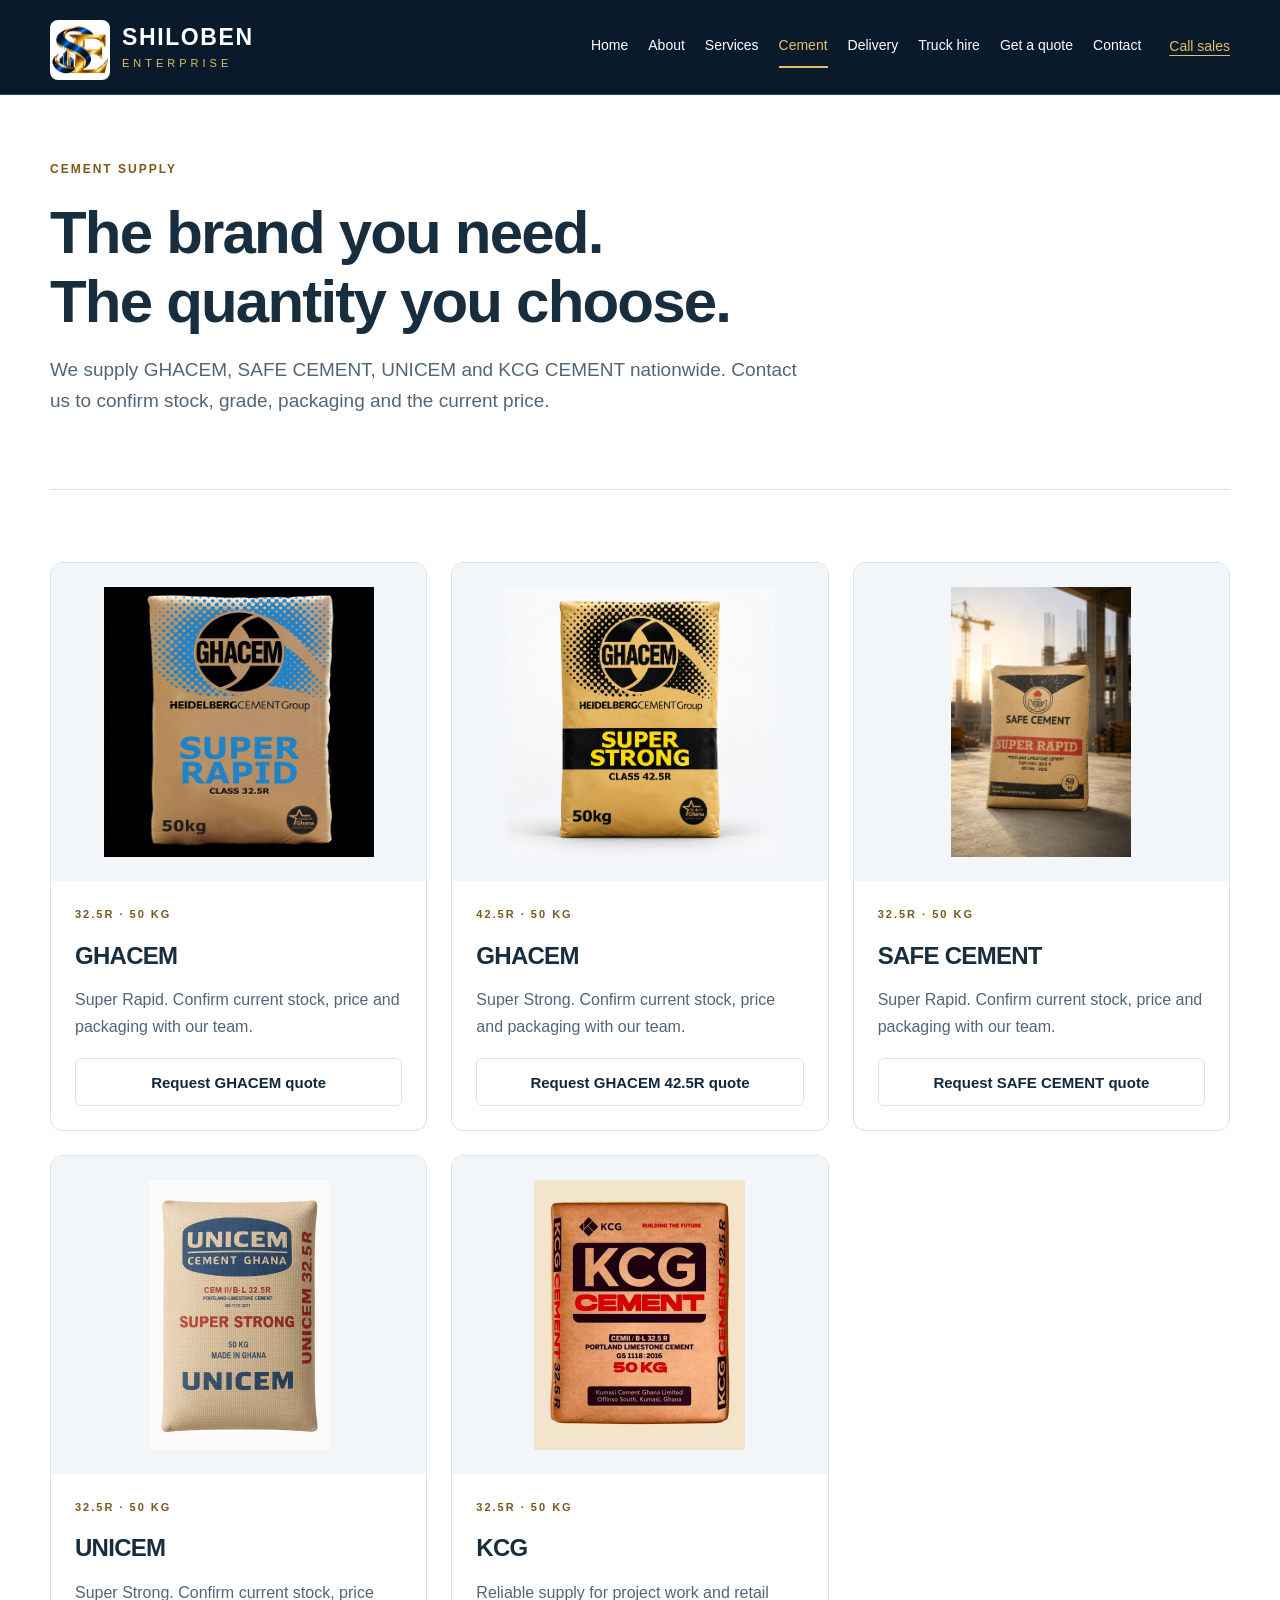
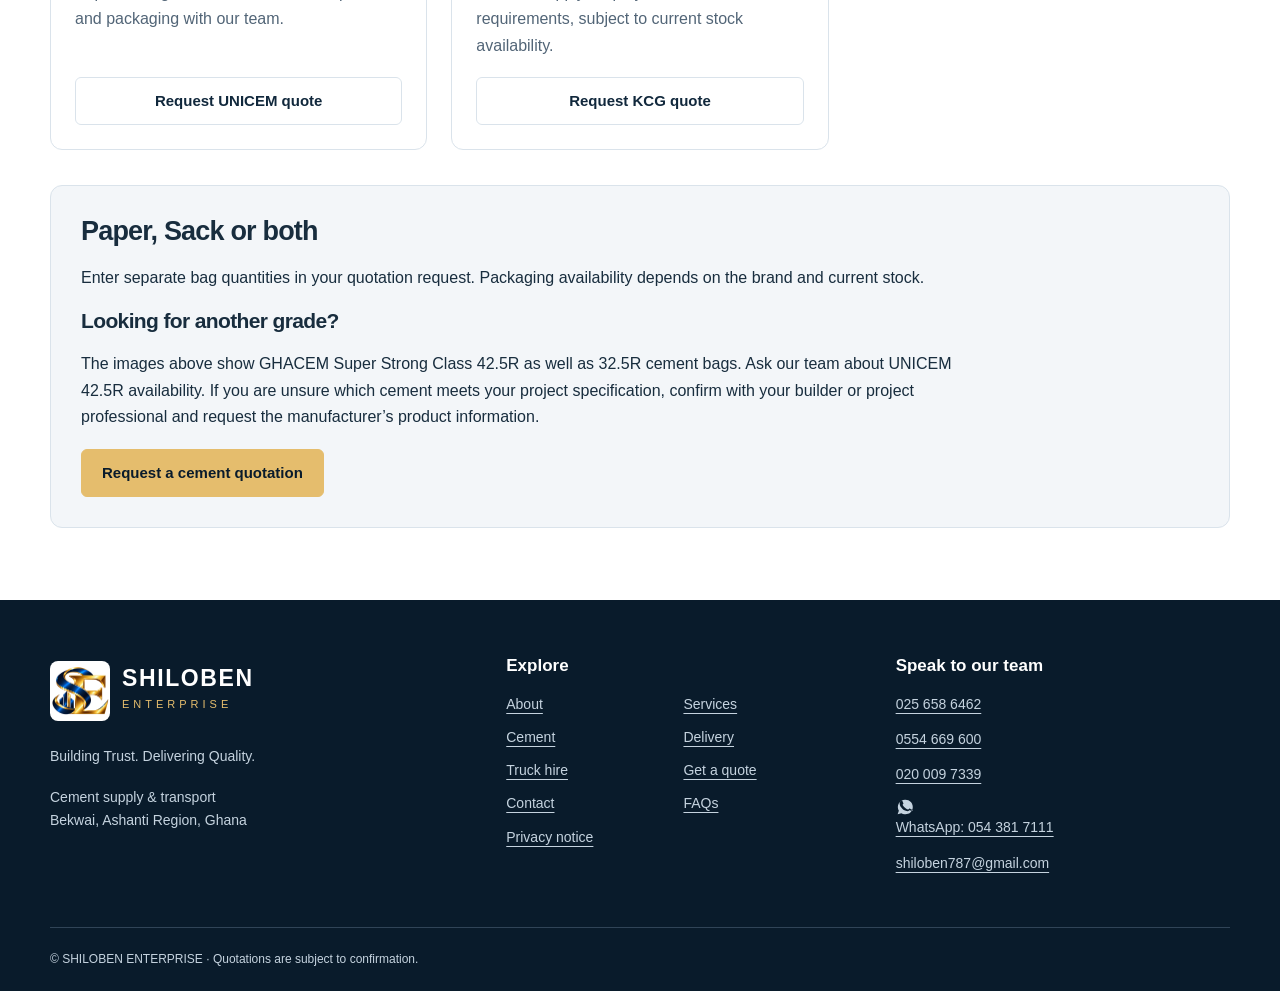
<file: products.html>
<!doctype html><html lang="en"><head><meta charset="utf-8"><meta name="viewport" content="width=device-width,initial-scale=1"><title>Cement Products: UNICEM, SAFE &amp; KCG | SHILOBEN</title><meta name="description" content="Explore UNICEM, SAFE and KCG cement options from SHILOBEN ENTERPRISE. Request current stock, grades, bag quantities and delivery pricing in Bekwai."><meta name="theme-color" content="#11283c"><link rel="icon" href="images/LOGO.png" type="image/png"><link rel="stylesheet" href="style.css"><script src="script.js" defer></script><link rel="canonical" href="https://shiloben.com/products.html"><meta property="og:site_name" content="SHILOBEN ENTERPRISE"><meta property="og:locale" content="en_GH"><meta property="og:type" content="website"><meta property="og:title" content="Cement Products: UNICEM, SAFE &amp; KCG | SHILOBEN"><meta property="og:description" content="Explore UNICEM, SAFE and KCG cement options from SHILOBEN ENTERPRISE. Request current stock, grades, bag quantities and delivery pricing in Bekwai."><meta property="og:url" content="https://shiloben.com/products.html"><meta property="og:image" content="https://shiloben.com/images/LOGO.png"><meta property="og:image:alt" content="SHILOBEN ENTERPRISE official logo"><meta name="twitter:card" content="summary"></head><body><a class="skip" href="#main">Skip to content</a><header class="header"><div class="wrap header-row"><a class="wordmark brand-lockup" href="index.html"><span class="logo-badge"><img src="images/LOGO.png" alt="" aria-hidden="true"></span><div class="brand-name">SHILOBEN<span>ENTERPRISE</span></div></a><button class="menu-toggle" aria-controls="navigation" aria-expanded="false">Menu</button><nav id="navigation" aria-label="Main navigation"><a href="index.html">Home</a><a href="about.html">About</a><a href="services.html">Services</a><a href="products.html" aria-current="page">Cement</a><a href="delivery.html">Delivery</a><a href="truck-hire.html">Truck hire</a><a href="quote.html">Get a quote</a><a href="contact.html">Contact</a></nav><a class="header-call" href="tel:+233256586462">Call sales</a></div></header><main id="main"><section class="page-intro wrap"><p class="eyebrow">Cement supply</p><h1>The brand you need.<br>The quantity you choose.</h1><p class="lead">We supply GHACEM, SAFE CEMENT, UNICEM and KCG CEMENT nationwide. Contact us to confirm stock, grade, packaging and the current price.</p></section><section class="section wrap"><div class="product-grid"><article class="product-card"><div class="product-photo"><img src="images/ghacem.jpeg" alt="GHACEM Super Rapid 32.5R cement bag, 50 kg" width="600" height="600" loading="lazy"></div><div class="product-copy"><p class="eyebrow">32.5R · 50 kg</p><h2>GHACEM</h2><p>Super Rapid. Confirm current stock, price and packaging with our team.</p><a class="button secondary" href="quote.html?brand=GHACEM">Request GHACEM quote</a></div></article><article class="product-card"><div class="product-photo"><img src="images/GHACEM%2042.5R.webp" alt="GHACEM Super Strong Class 42.5R cement bag, 50 kg" width="1254" height="1254" loading="lazy"></div><div class="product-copy"><p class="eyebrow">42.5R · 50 kg</p><h2>GHACEM</h2><p>Super Strong. Confirm current stock, price and packaging with our team.</p><a class="button secondary" href="quote.html?brand=GHACEM&amp;grade=42.5R">Request GHACEM 42.5R quote</a></div></article><article class="product-card"><div class="product-photo"><img src="images/safe-cement.jpeg" alt="SAFE CEMENT Super Rapid 32.5R cement bag, 50 kg" width="600" height="600" loading="lazy"></div><div class="product-copy"><p class="eyebrow">32.5R · 50 kg</p><h2>SAFE CEMENT</h2><p>Super Rapid. Confirm current stock, price and packaging with our team.</p><a class="button secondary" href="quote.html?brand=SAFE%20CEMENT">Request SAFE CEMENT quote</a></div></article><article class="product-card"><div class="product-photo"><img src="images/unicem.jpeg" alt="UNICEM Super Strong 32.5R cement bag, 50 kg" width="600" height="600" loading="lazy"></div><div class="product-copy"><p class="eyebrow">32.5R · 50 kg</p><h2>UNICEM</h2><p>Super Strong. Confirm current stock, price and packaging with our team.</p><a class="button secondary" href="quote.html?brand=UNICEM">Request UNICEM quote</a></div></article><article class="product-card"><div class="product-photo"><img src="images/KCG.jpeg" alt="KCG cement bag in the product range" width="600" height="600" loading="lazy"></div><div class="product-copy"><p class="eyebrow">32.5R · 50 kg</p><h2>KCG</h2><p>Reliable supply for project work and retail requirements, subject to current stock availability.</p><a class="button secondary" href="quote.html?brand=KCG">Request KCG quote</a></div></article></div><div class="panel product-note"><h2>Paper, Sack or both</h2><p>Enter separate bag quantities in your quotation request. Packaging availability depends on the brand and current stock.</p><h3>Looking for another grade?</h3><p>The images above show GHACEM Super Strong Class 42.5R as well as 32.5R cement bags. Ask our team about UNICEM 42.5R availability. If you are unsure which cement meets your project specification, confirm with your builder or project professional and request the manufacturer’s product information.</p><a class="button" href="quote.html">Request a cement quotation</a></div></section></main><footer><div class="wrap footer-grid"><div><a class="wordmark brand-lockup" href="index.html"><span class="logo-badge"><img src="images/LOGO.png" alt="" aria-hidden="true"></span><div class="brand-name">SHILOBEN<span>ENTERPRISE</span></div></a><p>Building Trust. Delivering Quality.</p><p>Cement supply &amp; transport<br>Bekwai, Ashanti Region, Ghana</p></div><div><h2>Explore</h2><div class="footer-links"><a href="about.html">About</a><a href="services.html">Services</a><a href="products.html">Cement</a><a href="delivery.html">Delivery</a><a href="truck-hire.html">Truck hire</a><a href="quote.html">Get a quote</a><a href="contact.html">Contact</a><a href="faq.html">FAQs</a><a href="privacy.html">Privacy notice</a></div></div><div><h2>Speak to our team</h2><a href="tel:+233256586462">025 658 6462</a><a href="tel:+233554669600">0554 669 600</a><a href="tel:+233200097339">020 009 7339</a><a class="whatsapp-link" href="https://wa.me/233543817111"><svg viewBox="0 0 24 24" aria-hidden="true"><path d="M12 2.2A9.8 9.8 0 0 0 3.8 17L2.2 21.8l5-1.6A9.8 9.8 0 1 0 12 2.2zm5.7 14.1c-.2.7-1.2 1.2-1.9 1.3-.5.1-1.2.2-3.8-.8-3.2-1.3-5.2-4.5-5.4-4.8-.2-.3-1.7-2.3-1.7-4.4 0-2 .9-3 1.3-3.4.3-.3.8-.4 1-.4h.7c.3 0 .6.1.8.6l1.1 2.5c.1.2.1.5 0 .8l-.8 1.1c-.2.2-.2.4-.1.6.4.7 1.5 2.3 3.1 3.7 1.8 1.5 3.1 1.9 3.7 2.2.3.1.5.1.7-.1l1.1-.9c.3-.2.6-.3.9-.2.4.2 2.5 1.5 2.9 1.7.3.2.5.3.6.5.1.3.1.6-.1.9z"/></svg><span>WhatsApp: 054 381 7111</span></a><a href="mailto:shiloben787@gmail.com">shiloben787@gmail.com</a></div></div><div class="wrap footer-bottom">© SHILOBEN ENTERPRISE · Quotations are subject to confirmation.</div></footer></body></html>
</file>
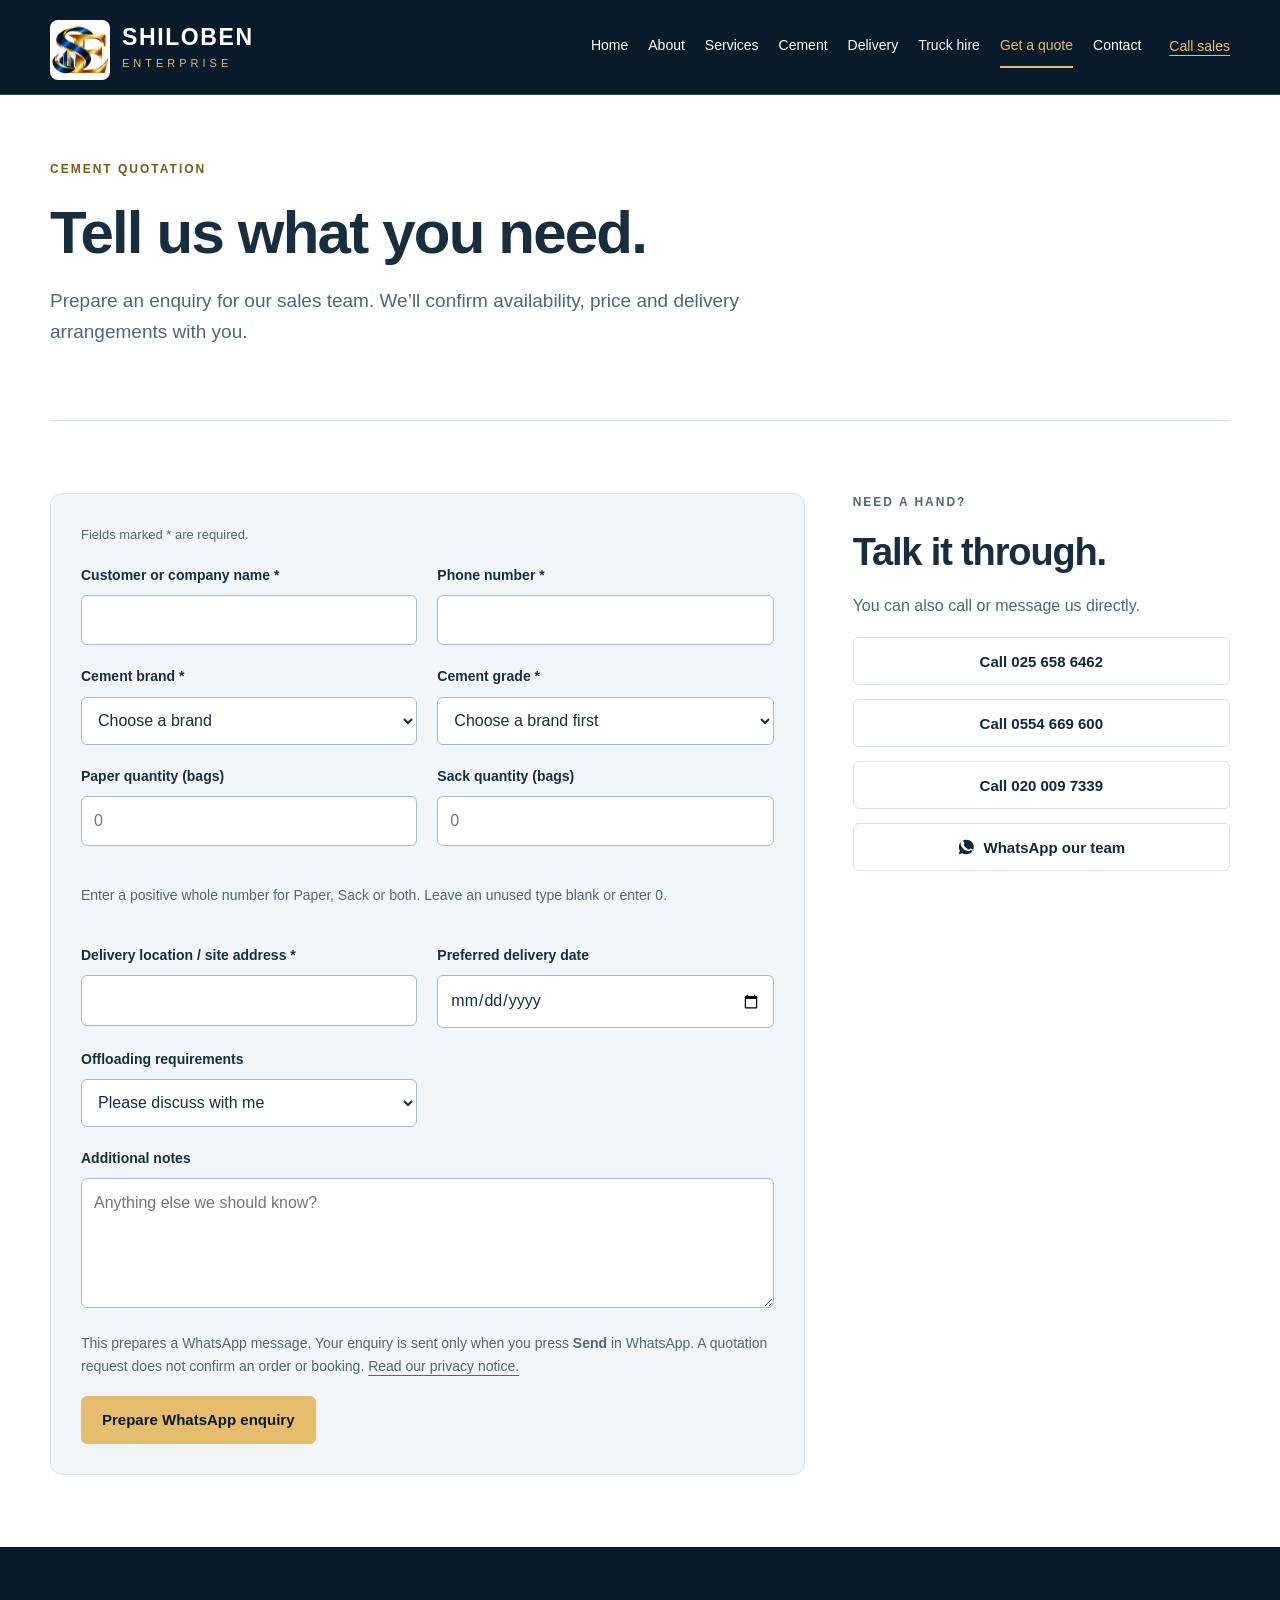
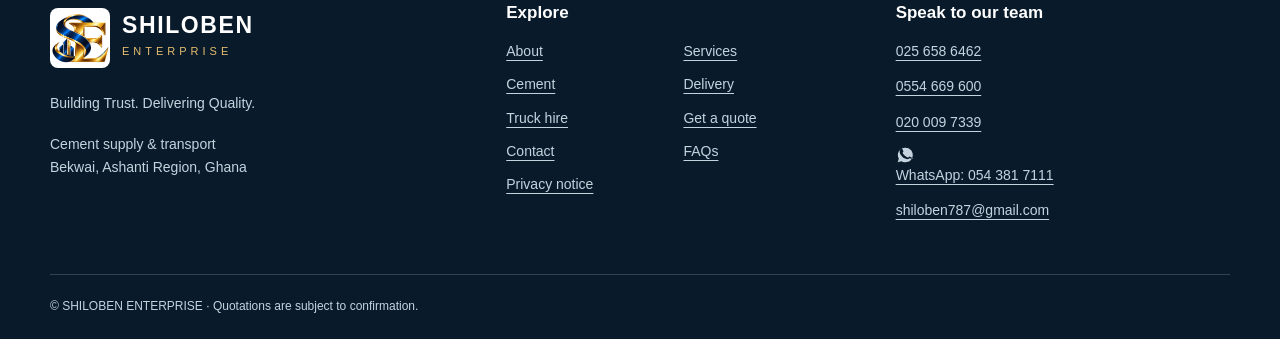
<file: quote.html>
<!doctype html><html lang="en"><head><meta charset="utf-8"><meta name="viewport" content="width=device-width,initial-scale=1"><title>Request a Cement Quotation | SHILOBEN ENTERPRISE</title><meta name="description" content="Get a cement supply quotation from SHILOBEN ENTERPRISE. Specify brand, Paper or Sack quantities and delivery location before sending a WhatsApp enquiry."><meta name="theme-color" content="#11283c"><link rel="icon" href="images/LOGO.png" type="image/png"><link rel="stylesheet" href="style.css"><script src="script.js" defer></script><link rel="canonical" href="https://shiloben.com/quote.html"><meta property="og:site_name" content="SHILOBEN ENTERPRISE"><meta property="og:locale" content="en_GH"><meta property="og:type" content="website"><meta property="og:title" content="Request a Cement Quotation | SHILOBEN ENTERPRISE"><meta property="og:description" content="Get a cement supply quotation from SHILOBEN ENTERPRISE. Specify brand, Paper or Sack quantities and delivery location before sending a WhatsApp enquiry."><meta property="og:url" content="https://shiloben.com/quote.html"><meta property="og:image" content="https://shiloben.com/images/LOGO.png"><meta property="og:image:alt" content="SHILOBEN ENTERPRISE official logo"><meta name="twitter:card" content="summary"></head><body><a class="skip" href="#main">Skip to content</a><header class="header"><div class="wrap header-row"><a class="wordmark brand-lockup" href="index.html"><span class="logo-badge"><img src="images/LOGO.png" alt="" aria-hidden="true"></span><div class="brand-name">SHILOBEN<span>ENTERPRISE</span></div></a><button class="menu-toggle" aria-controls="navigation" aria-expanded="false">Menu</button><nav id="navigation" aria-label="Main navigation"><a href="index.html">Home</a><a href="about.html">About</a><a href="services.html">Services</a><a href="products.html">Cement</a><a href="delivery.html">Delivery</a><a href="truck-hire.html">Truck hire</a><a href="quote.html" aria-current="page">Get a quote</a><a href="contact.html">Contact</a></nav><a class="header-call" href="tel:+233256586462">Call sales</a></div></header><main id="main"><section class="page-intro wrap"><p class="eyebrow">Cement quotation</p><h1>Tell us what you need.</h1><p class="lead">Prepare an enquiry for our sales team. We’ll confirm availability, price and delivery arrangements with you.</p></section><section class="section wrap form-layout"><form class="quote-form panel" data-kind="cement" novalidate><p class="required-note">Fields marked * are required.</p><div class="form-grid"><label class="field"><span>Customer or company name *</span><input name="customer" type="text" required placeholder="" autocomplete="name" ></label><label class="field"><span>Phone number *</span><input name="phone" type="tel" required placeholder="" autocomplete="tel" ></label><label class="field"><span>Cement brand *</span><select name="brand" required><option value="">Choose a brand</option><option value="GHACEM">GHACEM</option><option value="SAFE CEMENT">SAFE CEMENT</option><option value="UNICEM">UNICEM</option><option value="KCG CEMENT">KCG CEMENT</option><option value="Not sure">Help me choose</option></select></label><label class="field"><span>Cement grade *</span><select name="grade" required><option value="">Choose a brand first</option></select></label><label class="field"><span>Paper quantity (bags)</span><input name="paper" type="number"  min="0" step="1" placeholder="0" ></label><label class="field"><span>Sack quantity (bags)</span><input name="sack" type="number"  min="0" step="1" placeholder="0" ></label><p class="full small-note">Enter a positive whole number for Paper, Sack or both. Leave an unused type blank or enter 0.</p><label class="field"><span>Delivery location / site address *</span><input name="location" type="text" required placeholder="" ></label><label class="field"><span>Preferred delivery date</span><input name="date" type="date"  placeholder="" ></label><label class="field"><span>Offloading requirements</span><select name="offloading" ><option value="Please discuss with me">Please discuss with me</option><option value="Offloading support requested">Offloading support requested</option><option value="Customer arranges offloading">Customer arranges offloading</option></select></label><label class="field full"><span>Additional notes</span><textarea name="notes" rows="4" maxlength="2000" placeholder="Anything else we should know?"></textarea></label></div><p class="form-error" role="alert" tabindex="-1" hidden></p><p class="form-notice">This prepares a WhatsApp message. Your enquiry is sent only when you press <strong>Send</strong> in WhatsApp. A quotation request does not confirm an order or booking. <a href="privacy.html">Read our privacy notice.</a></p><button class="button" type="submit">Prepare WhatsApp enquiry</button><div class="draft-panel" hidden><h2>Your enquiry is ready to review</h2><p>Open WhatsApp, review your message and press Send when you are ready.</p><a class="button whatsapp-draft" target="_blank" rel="noopener noreferrer">Open WhatsApp draft</a><details><summary>View or copy your message</summary><textarea class="draft-text" aria-label="Prepared enquiry message" readonly rows="12"></textarea></details><p>WhatsApp not available? Call <a href="tel:+233256586462">025 658 6462</a> or email <a href="mailto:shiloben787@gmail.com">shiloben787@gmail.com</a>. You can copy the details above.</p></div></form><aside class="quote-side"><p class="eyebrow">Need a hand?</p><h2>Talk it through.</h2><p>You can also call or message us directly.</p><a class="button secondary" href="tel:+233256586462">Call 025 658 6462</a><a class="button secondary" href="tel:+233554669600">Call 0554 669 600</a><a class="button secondary" href="tel:+233200097339">Call 020 009 7339</a><a class="button secondary whatsapp-link" href="https://wa.me/233543817111"><svg viewBox="0 0 24 24" aria-hidden="true"><path d="M12 2.2A9.8 9.8 0 0 0 3.8 17L2.2 21.8l5-1.6A9.8 9.8 0 1 0 12 2.2zm5.7 14.1c-.2.7-1.2 1.2-1.9 1.3-.5.1-1.2.2-3.8-.8-3.2-1.3-5.2-4.5-5.4-4.8-.2-.3-1.7-2.3-1.7-4.4 0-2 .9-3 1.3-3.4.3-.3.8-.4 1-.4h.7c.3 0 .6.1.8.6l1.1 2.5c.1.2.1.5 0 .8l-.8 1.1c-.2.2-.2.4-.1.6.4.7 1.5 2.3 3.1 3.7 1.8 1.5 3.1 1.9 3.7 2.2.3.1.5.1.7-.1l1.1-.9c.3-.2.6-.3.9-.2.4.2 2.5 1.5 2.9 1.7.3.2.5.3.6.5.1.3.1.6-.1.9z"/></svg><span>WhatsApp our team</span></a></aside></section></main><footer><div class="wrap footer-grid"><div><a class="wordmark brand-lockup" href="index.html"><span class="logo-badge"><img src="images/LOGO.png" alt="" aria-hidden="true"></span><div class="brand-name">SHILOBEN<span>ENTERPRISE</span></div></a><p>Building Trust. Delivering Quality.</p><p>Cement supply &amp; transport<br>Bekwai, Ashanti Region, Ghana</p></div><div><h2>Explore</h2><div class="footer-links"><a href="about.html">About</a><a href="services.html">Services</a><a href="products.html">Cement</a><a href="delivery.html">Delivery</a><a href="truck-hire.html">Truck hire</a><a href="quote.html">Get a quote</a><a href="contact.html">Contact</a><a href="faq.html">FAQs</a><a href="privacy.html">Privacy notice</a></div></div><div><h2>Speak to our team</h2><a href="tel:+233256586462">025 658 6462</a><a href="tel:+233554669600">0554 669 600</a><a href="tel:+233200097339">020 009 7339</a><a class="whatsapp-link" href="https://wa.me/233543817111"><svg viewBox="0 0 24 24" aria-hidden="true"><path d="M12 2.2A9.8 9.8 0 0 0 3.8 17L2.2 21.8l5-1.6A9.8 9.8 0 1 0 12 2.2zm5.7 14.1c-.2.7-1.2 1.2-1.9 1.3-.5.1-1.2.2-3.8-.8-3.2-1.3-5.2-4.5-5.4-4.8-.2-.3-1.7-2.3-1.7-4.4 0-2 .9-3 1.3-3.4.3-.3.8-.4 1-.4h.7c.3 0 .6.1.8.6l1.1 2.5c.1.2.1.5 0 .8l-.8 1.1c-.2.2-.2.4-.1.6.4.7 1.5 2.3 3.1 3.7 1.8 1.5 3.1 1.9 3.7 2.2.3.1.5.1.7-.1l1.1-.9c.3-.2.6-.3.9-.2.4.2 2.5 1.5 2.9 1.7.3.2.5.3.6.5.1.3.1.6-.1.9z"/></svg><span>WhatsApp: 054 381 7111</span></a><a href="mailto:shiloben787@gmail.com">shiloben787@gmail.com</a></div></div><div class="wrap footer-bottom">© SHILOBEN ENTERPRISE · Quotations are subject to confirmation.</div></footer></body></html>
</file>
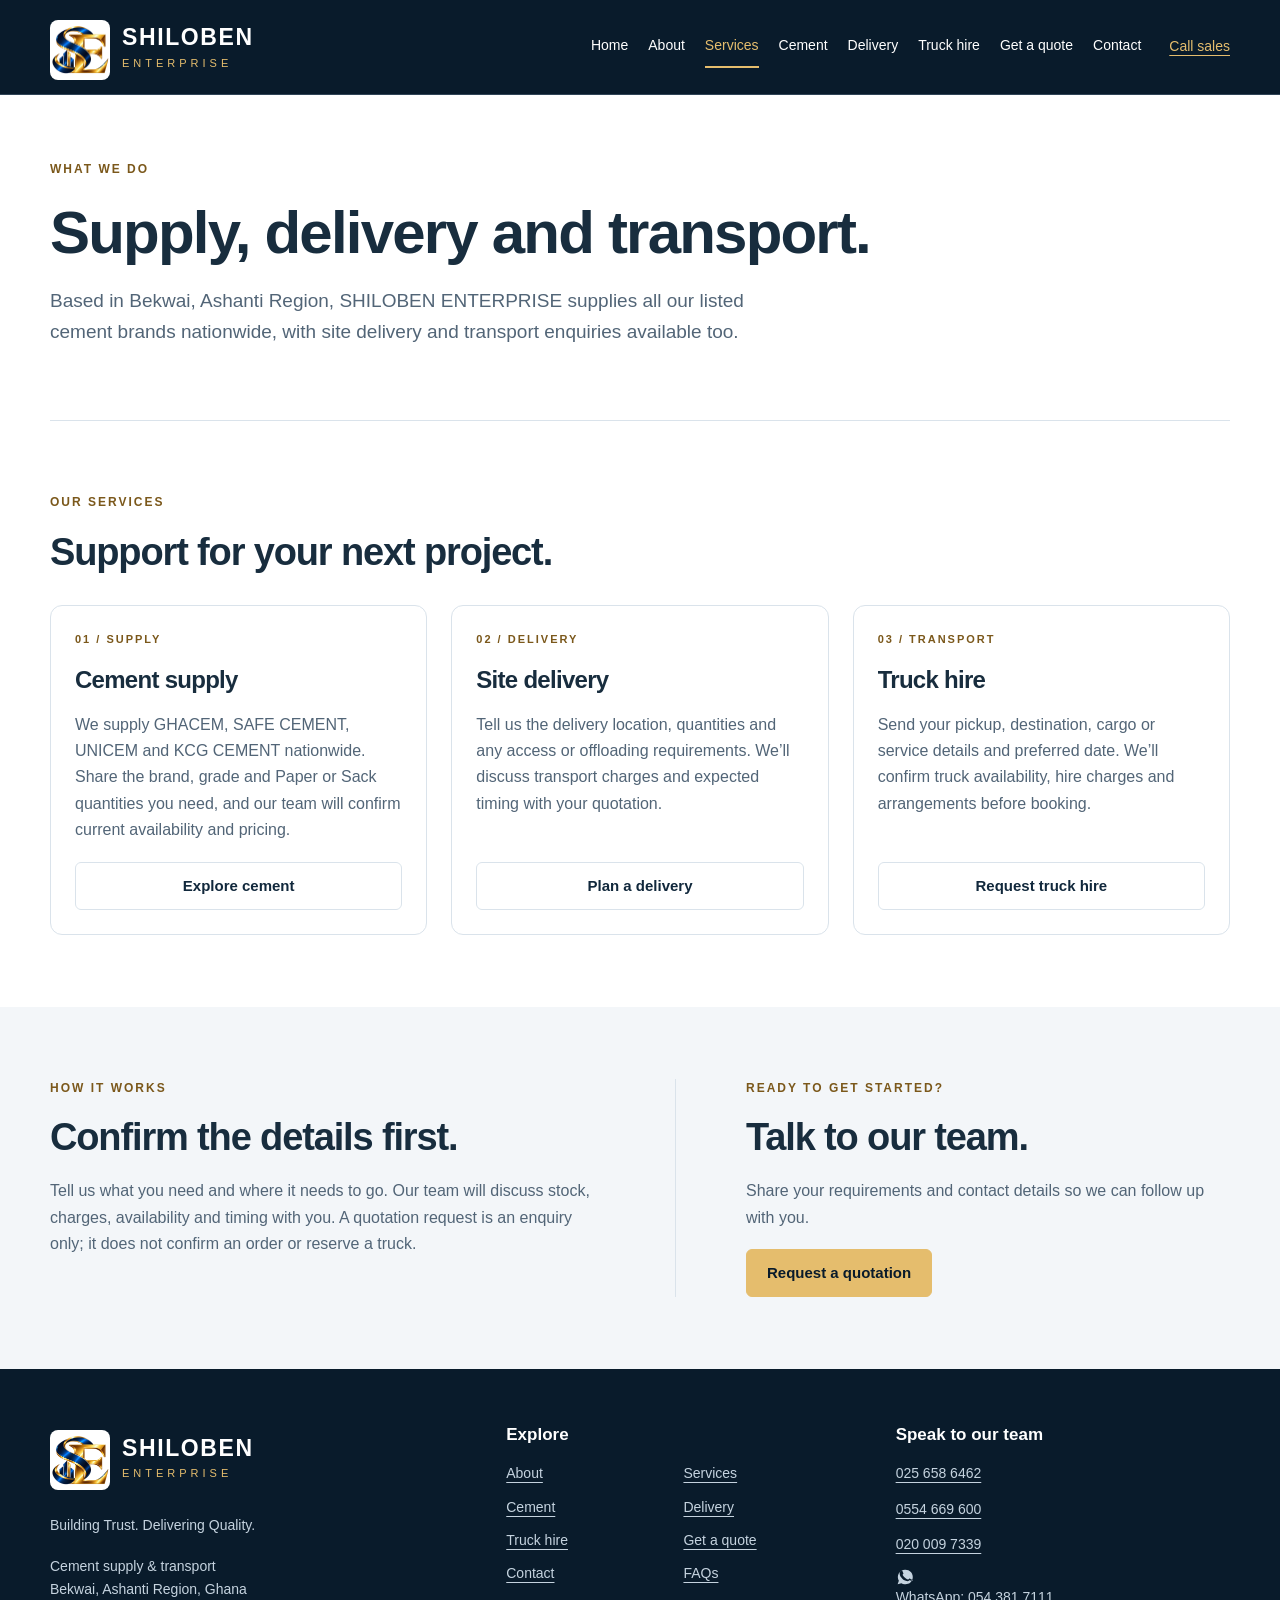
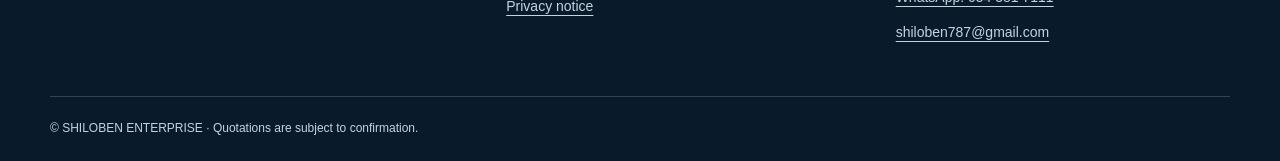
<file: services.html>
<!doctype html>
<html lang="en">
<head>
<meta charset="utf-8">
<meta name="viewport" content="width=device-width,initial-scale=1">
<title>Cement Supply, Delivery &amp; Truck Hire | SHILOBEN</title>
<meta name="description" content="Explore cement distribution, site delivery and truck-hire enquiries with SHILOBEN ENTERPRISE, based in Bekwai, Ashanti Region, Ghana.">
<meta name="theme-color" content="#11283c">
<link rel="icon" href="images/LOGO.png" type="image/png">
<link rel="stylesheet" href="style.css">
<script src="script.js" defer></script>
<link rel="canonical" href="https://shiloben.com/services.html"><meta property="og:site_name" content="SHILOBEN ENTERPRISE"><meta property="og:locale" content="en_GH"><meta property="og:type" content="website"><meta property="og:title" content="Cement Supply, Delivery &amp; Truck Hire | SHILOBEN"><meta property="og:description" content="Explore cement distribution, site delivery and truck-hire enquiries with SHILOBEN ENTERPRISE, based in Bekwai, Ashanti Region, Ghana."><meta property="og:url" content="https://shiloben.com/services.html"><meta property="og:image" content="https://shiloben.com/images/LOGO.png"><meta property="og:image:alt" content="SHILOBEN ENTERPRISE official logo"><meta name="twitter:card" content="summary"></head>
<body>
<a class="skip" href="#main">Skip to content</a>
<header class="header">
<div class="wrap header-row">
<a class="wordmark brand-lockup" href="index.html"><span class="logo-badge"><img src="images/LOGO.png" alt="" aria-hidden="true"></span><div class="brand-name">SHILOBEN<span>ENTERPRISE</span></div></a>
<button class="menu-toggle" aria-controls="navigation" aria-expanded="false">Menu</button>
<nav id="navigation" aria-label="Main navigation">
<a href="index.html">Home</a><a href="about.html">About</a><a href="services.html" aria-current="page">Services</a><a href="products.html">Cement</a><a href="delivery.html">Delivery</a><a href="truck-hire.html">Truck hire</a><a href="quote.html">Get a quote</a><a href="contact.html">Contact</a>
</nav>
<a class="header-call" href="tel:+233256586462">Call sales</a>
</div>
</header>
<main id="main">
<section class="page-intro wrap">
<p class="eyebrow">What we do</p>
<h1>Supply, delivery and transport.</h1>
<p class="lead">Based in Bekwai, Ashanti Region, SHILOBEN ENTERPRISE supplies all our listed cement brands nationwide, with site delivery and transport enquiries available too.</p>
</section>
<section class="section wrap">
<div class="section-heading">
<div><p class="eyebrow">Our services</p><h2>Support for your next project.</h2></div>
</div>
<div class="product-grid">
<article class="product-card">
<div class="product-copy">
<p class="eyebrow">01 / Supply</p>
<h2>Cement supply</h2>
<p>We supply GHACEM, SAFE CEMENT, UNICEM and KCG CEMENT nationwide. Share the brand, grade and Paper or Sack quantities you need, and our team will confirm current availability and pricing.</p>
<a class="button secondary" href="products.html">Explore cement</a>
</div>
</article>
<article class="product-card">
<div class="product-copy">
<p class="eyebrow">02 / Delivery</p>
<h2>Site delivery</h2>
<p>Tell us the delivery location, quantities and any access or offloading requirements. We’ll discuss transport charges and expected timing with your quotation.</p>
<a class="button secondary" href="delivery.html">Plan a delivery</a>
</div>
</article>
<article class="product-card">
<div class="product-copy">
<p class="eyebrow">03 / Transport</p>
<h2>Truck hire</h2>
<p>Send your pickup, destination, cargo or service details and preferred date. We’ll confirm truck availability, hire charges and arrangements before booking.</p>
<a class="button secondary" href="truck-hire.html">Request truck hire</a>
</div>
</article>
</div>
</section>
<section class="section service-band">
<div class="wrap service-grid">
<article><p class="eyebrow">How it works</p><h2>Confirm the details first.</h2><p>Tell us what you need and where it needs to go. Our team will discuss stock, charges, availability and timing with you. A quotation request is an enquiry only; it does not confirm an order or reserve a truck.</p></article>
<article><p class="eyebrow">Ready to get started?</p><h2>Talk to our team.</h2><p>Share your requirements and contact details so we can follow up with you.</p><a class="button" href="quote.html">Request a quotation</a></article>
</div>
</section>
</main>
<footer>
<div class="wrap footer-grid">
<div><a class="wordmark brand-lockup" href="index.html"><span class="logo-badge"><img src="images/LOGO.png" alt="" aria-hidden="true"></span><div class="brand-name">SHILOBEN<span>ENTERPRISE</span></div></a><p>Building Trust. Delivering Quality.</p><p>Cement supply &amp; transport<br>Bekwai, Ashanti Region, Ghana</p></div>
<div><h2>Explore</h2><div class="footer-links"><a href="about.html">About</a><a href="services.html">Services</a><a href="products.html">Cement</a><a href="delivery.html">Delivery</a><a href="truck-hire.html">Truck hire</a><a href="quote.html">Get a quote</a><a href="contact.html">Contact</a><a href="faq.html">FAQs</a><a href="privacy.html">Privacy notice</a></div></div>
<div><h2>Speak to our team</h2><a href="tel:+233256586462">025 658 6462</a><a href="tel:+233554669600">0554 669 600</a><a href="tel:+233200097339">020 009 7339</a><a class="whatsapp-link" href="https://wa.me/233543817111"><svg viewBox="0 0 24 24" aria-hidden="true"><path d="M12 2.2A9.8 9.8 0 0 0 3.8 17L2.2 21.8l5-1.6A9.8 9.8 0 1 0 12 2.2zm5.7 14.1c-.2.7-1.2 1.2-1.9 1.3-.5.1-1.2.2-3.8-.8-3.2-1.3-5.2-4.5-5.4-4.8-.2-.3-1.7-2.3-1.7-4.4 0-2 .9-3 1.3-3.4.3-.3.8-.4 1-.4h.7c.3 0 .6.1.8.6l1.1 2.5c.1.2.1.5 0 .8l-.8 1.1c-.2.2-.2.4-.1.6.4.7 1.5 2.3 3.1 3.7 1.8 1.5 3.1 1.9 3.7 2.2.3.1.5.1.7-.1l1.1-.9c.3-.2.6-.3.9-.2.4.2 2.5 1.5 2.9 1.7.3.2.5.3.6.5.1.3.1.6-.1.9z"/></svg><span>WhatsApp: 054 381 7111</span></a><a href="mailto:shiloben787@gmail.com">shiloben787@gmail.com</a></div>
</div>
<div class="wrap footer-bottom">© SHILOBEN ENTERPRISE · Quotations are subject to confirmation.</div>
</footer>
</body>
</html>
</file>
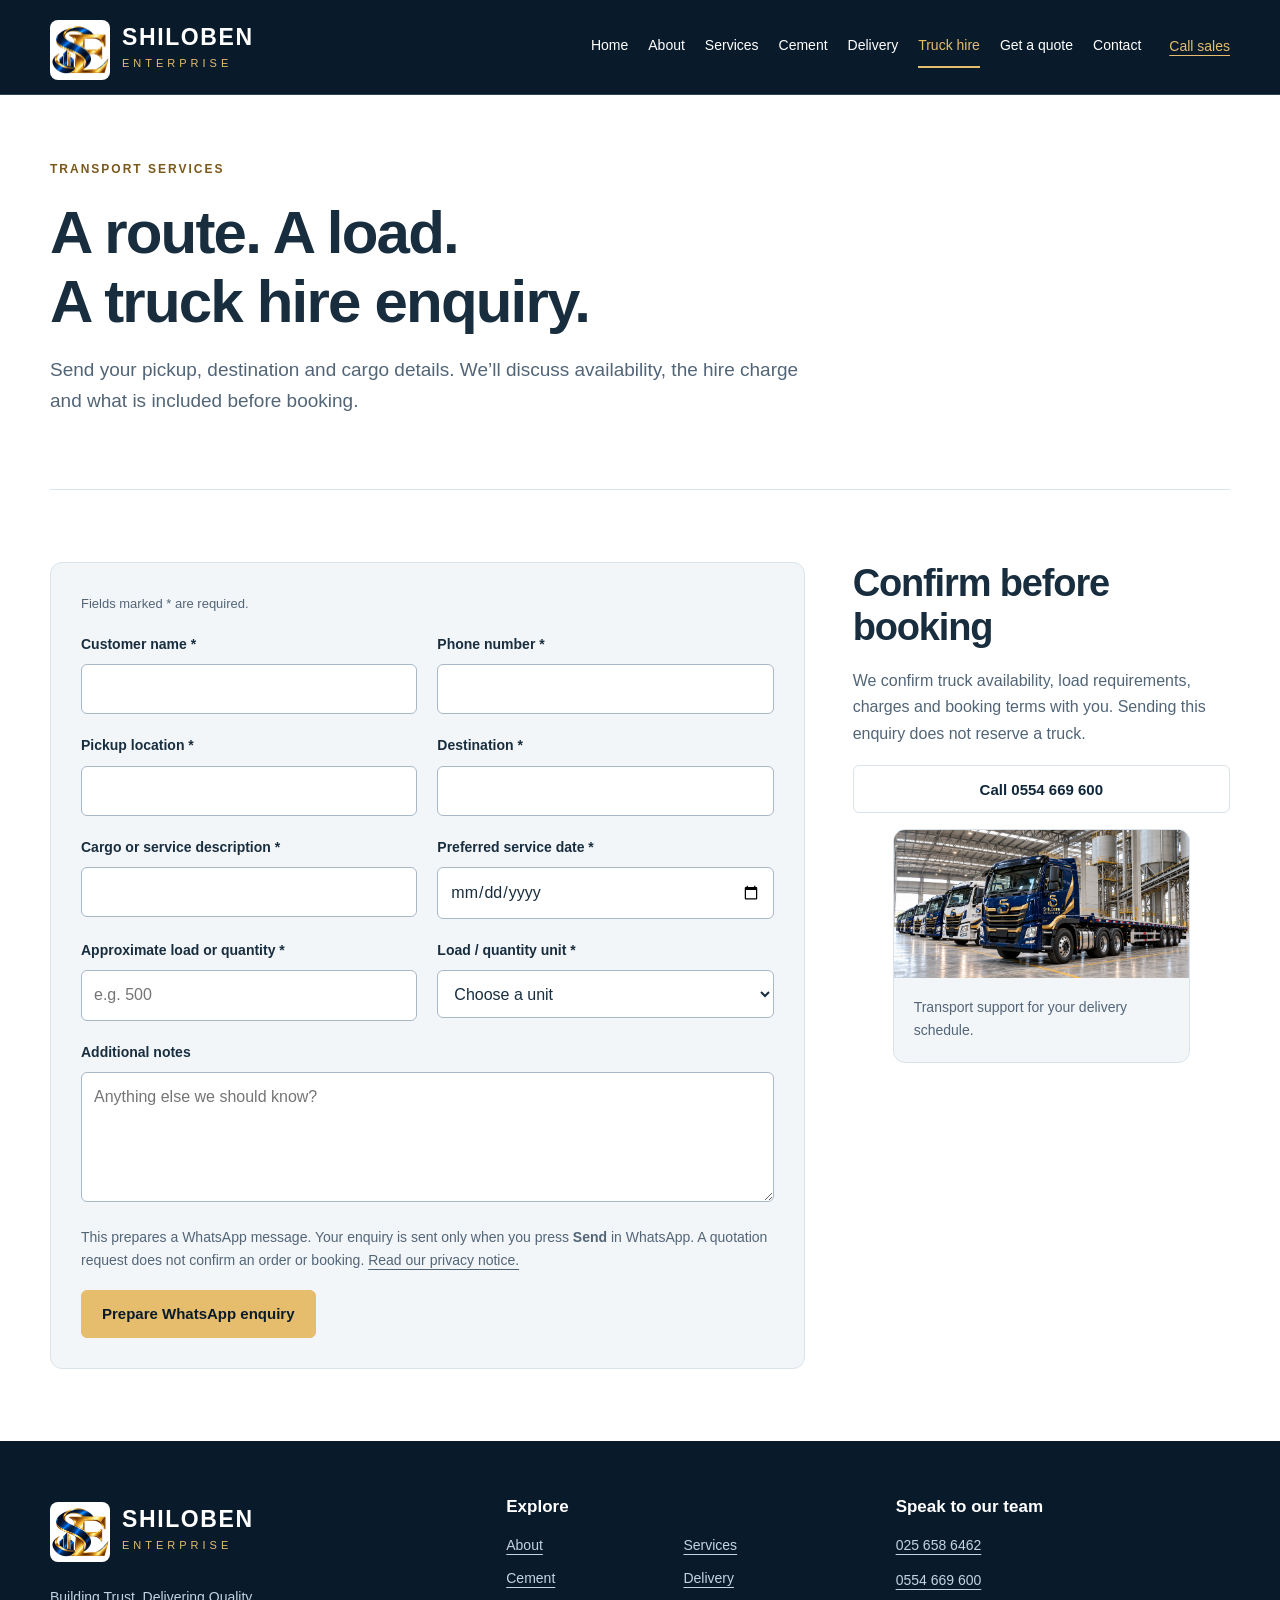
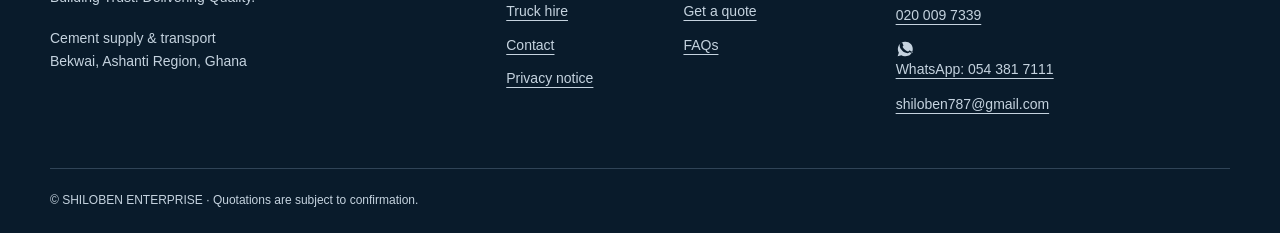
<file: truck-hire.html>
<!doctype html><html lang="en"><head><meta charset="utf-8"><meta name="viewport" content="width=device-width,initial-scale=1"><title>Truck Hire Enquiries in Ashanti Region | SHILOBEN</title><meta name="description" content="Request truck hire through SHILOBEN ENTERPRISE. Send pickup, destination, cargo and preferred date to discuss transport availability and charges."><meta name="theme-color" content="#11283c"><link rel="icon" href="images/LOGO.png" type="image/png"><link rel="stylesheet" href="style.css"><script src="script.js" defer></script><link rel="canonical" href="https://shiloben.com/truck-hire.html"><meta property="og:site_name" content="SHILOBEN ENTERPRISE"><meta property="og:locale" content="en_GH"><meta property="og:type" content="website"><meta property="og:title" content="Truck Hire Enquiries in Ashanti Region | SHILOBEN"><meta property="og:description" content="Request truck hire through SHILOBEN ENTERPRISE. Send pickup, destination, cargo and preferred date to discuss transport availability and charges."><meta property="og:url" content="https://shiloben.com/truck-hire.html"><meta property="og:image" content="https://shiloben.com/images/LOGO.png"><meta property="og:image:alt" content="SHILOBEN ENTERPRISE official logo"><meta name="twitter:card" content="summary"></head><body><a class="skip" href="#main">Skip to content</a><header class="header"><div class="wrap header-row"><a class="wordmark brand-lockup" href="index.html"><span class="logo-badge"><img src="images/LOGO.png" alt="" aria-hidden="true"></span><div class="brand-name">SHILOBEN<span>ENTERPRISE</span></div></a><button class="menu-toggle" aria-controls="navigation" aria-expanded="false">Menu</button><nav id="navigation" aria-label="Main navigation"><a href="index.html">Home</a><a href="about.html">About</a><a href="services.html">Services</a><a href="products.html">Cement</a><a href="delivery.html">Delivery</a><a href="truck-hire.html" aria-current="page">Truck hire</a><a href="quote.html">Get a quote</a><a href="contact.html">Contact</a></nav><a class="header-call" href="tel:+233256586462">Call sales</a></div></header><main id="main"><section class="page-intro wrap"><p class="eyebrow">Transport services</p><h1>A route. A load.<br>A truck hire enquiry.</h1><p class="lead">Send your pickup, destination and cargo details. We’ll discuss availability, the hire charge and what is included before booking.</p></section><section class="section wrap form-layout"><form class="quote-form panel" data-kind="truck" novalidate><p class="required-note">Fields marked * are required.</p><div class="form-grid"><label class="field"><span>Customer name *</span><input name="customer" type="text" required placeholder="" autocomplete="name" ></label><label class="field"><span>Phone number *</span><input name="phone" type="tel" required placeholder="" autocomplete="tel" ></label><label class="field"><span>Pickup location *</span><input name="pickup" type="text" required placeholder="" ></label><label class="field"><span>Destination *</span><input name="destination" type="text" required placeholder="" ></label><label class="field"><span>Cargo or service description *</span><input name="cargo" type="text" required placeholder="" ></label><label class="field"><span>Preferred service date *</span><input name="date" type="date" required placeholder="" ></label><label class="field"><span>Approximate load or quantity *</span><input name="load" type="text" required placeholder="e.g. 500" ></label><label class="field"><span>Load / quantity unit *</span><select name="unit" required><option value="">Choose a unit</option><option value="bags">Bags</option><option value="tonnes">Tonnes</option><option value="kilograms">Kilograms</option><option value="cubic metres">Cubic metres</option><option value="items">Items</option><option value="other — see notes">Other — describe in notes</option></select></label><label class="field full"><span>Additional notes</span><textarea name="notes" rows="4" maxlength="2000" placeholder="Anything else we should know?"></textarea></label></div><p class="form-error" role="alert" tabindex="-1" hidden></p><p class="form-notice">This prepares a WhatsApp message. Your enquiry is sent only when you press <strong>Send</strong> in WhatsApp. A quotation request does not confirm an order or booking. <a href="privacy.html">Read our privacy notice.</a></p><button class="button" type="submit">Prepare WhatsApp enquiry</button><div class="draft-panel" hidden><h2>Your enquiry is ready to review</h2><p>Open WhatsApp, review your message and press Send when you are ready.</p><a class="button whatsapp-draft" target="_blank" rel="noopener noreferrer">Open WhatsApp draft</a><details><summary>View or copy your message</summary><textarea class="draft-text" aria-label="Prepared enquiry message" readonly rows="12"></textarea></details><p>WhatsApp not available? Call <a href="tel:+233256586462">025 658 6462</a> or email <a href="mailto:shiloben787@gmail.com">shiloben787@gmail.com</a>. You can copy the details above.</p></div></form><aside class="quote-side"><h2>Confirm before booking</h2><p>We confirm truck availability, load requirements, charges and booking terms with you. Sending this enquiry does not reserve a truck.</p><a class="button secondary" href="tel:+233554669600">Call 0554 669 600</a><figure class="photo-panel compact truck-fleet"><img src="images/long%20trucks.webp" alt="SHILOBEN branded long-haul trucks lined up inside an industrial depot" width="1774" height="887" loading="lazy"><figcaption>Transport support for your delivery schedule.</figcaption></figure></aside></section></main><footer><div class="wrap footer-grid"><div><a class="wordmark brand-lockup" href="index.html"><span class="logo-badge"><img src="images/LOGO.png" alt="" aria-hidden="true"></span><div class="brand-name">SHILOBEN<span>ENTERPRISE</span></div></a><p>Building Trust. Delivering Quality.</p><p>Cement supply &amp; transport<br>Bekwai, Ashanti Region, Ghana</p></div><div><h2>Explore</h2><div class="footer-links"><a href="about.html">About</a><a href="services.html">Services</a><a href="products.html">Cement</a><a href="delivery.html">Delivery</a><a href="truck-hire.html">Truck hire</a><a href="quote.html">Get a quote</a><a href="contact.html">Contact</a><a href="faq.html">FAQs</a><a href="privacy.html">Privacy notice</a></div></div><div><h2>Speak to our team</h2><a href="tel:+233256586462">025 658 6462</a><a href="tel:+233554669600">0554 669 600</a><a href="tel:+233200097339">020 009 7339</a><a class="whatsapp-link" href="https://wa.me/233543817111"><svg viewBox="0 0 24 24" aria-hidden="true"><path d="M12 2.2A9.8 9.8 0 0 0 3.8 17L2.2 21.8l5-1.6A9.8 9.8 0 1 0 12 2.2zm5.7 14.1c-.2.7-1.2 1.2-1.9 1.3-.5.1-1.2.2-3.8-.8-3.2-1.3-5.2-4.5-5.4-4.8-.2-.3-1.7-2.3-1.7-4.4 0-2 .9-3 1.3-3.4.3-.3.8-.4 1-.4h.7c.3 0 .6.1.8.6l1.1 2.5c.1.2.1.5 0 .8l-.8 1.1c-.2.2-.2.4-.1.6.4.7 1.5 2.3 3.1 3.7 1.8 1.5 3.1 1.9 3.7 2.2.3.1.5.1.7-.1l1.1-.9c.3-.2.6-.3.9-.2.4.2 2.5 1.5 2.9 1.7.3.2.5.3.6.5.1.3.1.6-.1.9z"/></svg><span>WhatsApp: 054 381 7111</span></a><a href="mailto:shiloben787@gmail.com">shiloben787@gmail.com</a></div></div><div class="wrap footer-bottom">© SHILOBEN ENTERPRISE · Quotations are subject to confirmation.</div></footer></body></html>
</file>
<file: style.css>
:root{--navy:#11283c;--navy-deep:#091b2b;--gold:#e5bd6d;--ink:#182d3e;--muted:#526577;--line:#dae3eb;--paper:#f3f6f9;--white:#fff}*{box-sizing:border-box}body{margin:0;font-family:Arial,Helvetica,sans-serif;color:var(--ink);font-size:16px;line-height:1.65;background:#fff}a{color:inherit;text-underline-offset:4px}button,input,select,textarea{font:inherit}button,a,input,select,textarea,summary{outline-offset:5px}:focus-visible{outline:3px solid #a97719}img{max-width:100%}h1,h2,h3,p{margin:0 0 18px}h1,h2,h3{line-height:1.15;letter-spacing:-.03em}h1{font-size:clamp(38px,5.2vw,68px);max-width:850px}h2{font-size:clamp(26px,3vw,38px)}h3{font-size:21px}.wrap{width:min(1180px,calc(100% - 64px));margin:auto}.header{background:var(--navy-deep);color:white;border-bottom:1px solid #304457}.header-row{display:flex;align-items:center;gap:28px;min-height:94px}.wordmark{text-decoration:none;font-size:23px;letter-spacing:1.6px;line-height:1.2;font-weight:800;flex-shrink:0}.wordmark span{display:block;font-size:11px;letter-spacing:4px;color:var(--gold);font-weight:400;margin-top:5px}nav{display:flex;align-items:center;gap:20px;margin-left:auto}nav a{font-size:14px;text-decoration:none;white-space:nowrap;padding:8px 0;border-bottom:2px solid transparent}nav a:hover,nav a[aria-current]{border-color:var(--gold);color:var(--gold)}.header-call{font-size:14px;color:var(--gold);white-space:nowrap}.menu-toggle{display:none;border:1px solid #687c8d;border-radius:6px;background:transparent;color:#fff;min-height:44px;padding:8px 14px;cursor:pointer}.skip{position:absolute;left:15px;top:-100px;background:white;color:var(--navy);z-index:10;padding:12px}.skip:focus{top:10px}.hero{background:var(--navy);color:#fff;padding:64px 0}.hero-grid{display:grid;grid-template-columns:1.25fr .75fr;gap:70px;align-items:center}.eyebrow{font-size:12px;letter-spacing:2px;text-transform:uppercase;font-weight:700;color:#7b581b;margin-bottom:18px}.hero .eyebrow{color:var(--gold)}.hero h1{font-size:clamp(38px,4.7vw,62px);margin-bottom:24px}.hero em{font-style:normal;color:var(--gold)}.lead{font-size:19px;max-width:750px;line-height:1.65;color:var(--muted)}.hero .lead{color:#c5d3df}.actions{display:flex;gap:12px;flex-wrap:wrap;margin-top:28px}.button{display:inline-flex;align-items:center;justify-content:center;min-height:48px;padding:12px 20px;border-radius:6px;background:var(--gold);border:1px solid var(--gold);color:var(--navy-deep);font-weight:700;font-size:15px;text-decoration:none;line-height:1.4;text-align:center;cursor:pointer;max-width:100%}.button:hover{filter:brightness(.95)}.button.secondary{background:transparent;border-color:var(--line);color:var(--navy)}.whatsapp-link{display:inline-flex;align-items:center;gap:8px}.whatsapp-link svg{display:block;width:18px;height:18px;flex-shrink:0;fill:currentColor}.hero .secondary{color:white;border-color:#698296}.hero-phone{display:inline-block;margin-top:22px;color:#e0ebf2}.tagline{font-size:13px;color:var(--gold);margin-top:38px;letter-spacing:.6px}.hero-product{background:#fff;border-radius:14px;padding:22px;box-shadow:0 22px 45px #0002;min-width:0}.hero-product img{display:block;width:100%;height:300px;object-fit:cover;object-position:50% 52%}.product-caption{border-top:1px solid var(--line);padding-top:15px;margin-top:20px;color:var(--navy);display:flex;justify-content:space-between;gap:12px;font-size:14px}.product-caption span{color:var(--muted)}.section{padding-top:72px;padding-bottom:72px}.section-heading{display:flex;align-items:end;justify-content:space-between;gap:24px;margin-bottom:30px}.section-heading h2{margin-bottom:0}.text-link{font-weight:700;font-size:15px}.product-grid{display:grid;grid-template-columns:repeat(3,minmax(0,1fr));gap:24px}.product-card{border:1px solid var(--line);border-radius:12px;overflow:hidden;display:flex;flex-direction:column;background:white}.product-photo{padding:24px;background:var(--paper)}.product-photo img{display:block;width:100%;height:270px;object-fit:contain}.product-copy{padding:24px;display:flex;flex-direction:column;flex:1}.product-copy h2{font-size:24px}.product-copy p{color:var(--muted)}.product-copy .eyebrow{color:#7b581b;font-size:11px}.product-copy .button{margin-top:auto}.small-note{font-size:14px;color:var(--muted);line-height:1.6;margin-top:18px}.photo-showcase{display:grid;grid-template-columns:1.25fr .75fr;gap:24px;align-items:stretch}.photo-panel{background:var(--paper);border:1px solid var(--line);border-radius:12px;overflow:hidden}.photo-panel img{display:block;width:100%;height:100%;min-height:280px;object-fit:cover}.photo-panel figcaption{padding:18px 20px 20px;color:var(--muted);font-size:14px}.service-band{background:var(--paper)}.service-grid{display:grid;grid-template-columns:1fr 1fr;gap:70px}.service-grid article+article{border-left:1px solid var(--line);padding-left:70px}.service-grid p:not(.eyebrow){color:var(--muted)}.about-strip{display:grid;grid-template-columns:1fr 1fr;gap:70px}.about-strip p{color:var(--muted)}.page-intro{padding-top:65px;padding-bottom:55px;border-bottom:1px solid var(--line)}.page-intro h1{font-size:clamp(38px,5vw,60px)}.content-grid{display:grid;grid-template-columns:1.25fr .75fr;gap:64px;align-items:start}.content-grid p,.prose p{color:var(--muted)}.panel{background:var(--paper);border:1px solid var(--line);border-radius:12px;padding:30px;min-width:0}.panel h2{font-size:27px}.check-list{padding-left:20px}.check-list li{margin-bottom:14px}.steps{padding-left:24px}.steps li{padding-left:10px;margin-bottom:30px}.product-note{margin-top:35px}.product-note p{max-width:900px}.form-layout{display:grid;grid-template-columns:2fr 1fr;gap:48px;align-items:start}.form-grid{display:grid;grid-template-columns:1fr 1fr;gap:20px}.field{display:flex;flex-direction:column;gap:8px;min-width:0;font-size:14px;font-weight:600}.field input,.field select,.field textarea{width:100%;min-width:0;border:1px solid #a8b8c6;border-radius:6px;min-height:48px;padding:11px 12px;background:#fff;color:var(--ink);font-size:16px;font-weight:400}.field textarea{resize:vertical}.full{grid-column:1/-1}.required-note{font-size:13px;color:var(--muted)}.form-notice{font-size:14px;margin-top:24px;color:var(--muted)}.form-notice a{text-decoration:underline}.form-error{background:#fff0ed;color:#9b281f;padding:14px;border-left:3px solid #9b281f;margin-top:20px}.field [aria-invalid=true]{border:2px solid #a32d24}.quote-side .button{display:flex;margin-bottom:14px}.quote-side p{color:var(--muted)}.draft-panel{background:#fff;border:1px solid var(--line);border-radius:8px;padding:22px;margin-top:24px;overflow-wrap:anywhere}.draft-panel h2{font-size:23px}.draft-panel p{font-size:14px}.draft-text{display:block;width:100%;font-size:14px;line-height:1.6;margin:15px 0;padding:10px;border:1px solid var(--line);resize:vertical}.draft-panel details{margin-top:20px}.contact-grid{display:grid;grid-template-columns:repeat(3,minmax(0,1fr));gap:24px}.contact-value{display:block;margin:12px 0;font-size:17px;overflow-wrap:anywhere}.narrow{max-width:850px}.faq-list details{border-bottom:1px solid var(--line);padding:22px 0}.faq-list summary{font-size:19px;font-weight:700;cursor:pointer;line-height:1.5}.faq-list details p{margin-top:18px;color:var(--muted)}.prose h2{font-size:26px;margin-top:30px}.prose h2:first-child{margin-top:0}footer{background:var(--navy-deep);color:#c5d3df;padding:56px 0 0;font-size:14px}footer .wordmark{color:#fff;display:inline-block;margin-bottom:24px}.footer-grid{display:grid;grid-template-columns:1.2fr 1fr 1fr;gap:55px}.footer-grid h2{font-size:17px;color:#fff;letter-spacing:0}.footer-grid>div>a:not(.wordmark){display:block;margin-bottom:12px;overflow-wrap:anywhere}.footer-links{display:grid;grid-template-columns:1fr 1fr;gap:10px 20px}.footer-bottom{border-top:1px solid #304457;margin-top:40px;padding:22px 0;font-size:12px}[hidden]{display:none!important}
@media(max-width:1080px){.header-row{gap:20px}nav{gap:13px}.header-call{display:none}.hero-grid{gap:32px}.service-grid{gap:35px}.service-grid article+article{padding-left:35px}.form-layout{grid-template-columns:2fr 1fr;gap:25px}.contact-grid{grid-template-columns:1fr 1fr}.content-grid{gap:30px}.photo-showcase{grid-template-columns:1fr 1fr}.quote-side .photo-panel{margin-top:20px}}
@media(max-width:800px){.wrap{width:calc(100% - 40px)}.header-row{flex-wrap:wrap;justify-content:space-between;min-height:82px;padding-top:16px;padding-bottom:16px}.wordmark{font-size:21px}.menu-toggle{display:block}nav{display:none;flex-basis:100%;margin:0;align-items:stretch;gap:3px}nav.open{display:flex;flex-direction:column}nav a{padding:12px;font-size:16px}.hero-grid{grid-template-columns:1fr 1fr;gap:25px}.hero h1{font-size:38px}.hero-product img{height:290px}.product-caption{flex-direction:column}.product-grid{grid-template-columns:1fr}.photo-showcase{grid-template-columns:1fr}.product-card{display:grid;grid-template-columns:.8fr 1.2fr}.product-photo img{height:240px}.service-grid,.about-strip,.content-grid,.form-layout{grid-template-columns:1fr;gap:30px}.service-grid article+article{padding:30px 0 0;border-left:none;border-top:1px solid var(--line)}.section{padding-top:45px;padding-bottom:45px}.section-heading{align-items:start;flex-direction:column;gap:18px}.footer-grid{grid-template-columns:1fr 1fr;gap:30px}.footer-grid>div:first-child{grid-column:1/-1}}
@media(max-width:540px){.wrap{width:calc(100% - 32px)}.hero{padding:38px 0}.hero-grid{grid-template-columns:1fr}.hero h1{font-size:40px}.hero-product{margin-top:12px}.hero-product img{height:300px}.hero .lead{font-size:17px}.tagline{margin-top:24px}.product-card{display:flex}.product-photo img{height:270px}.product-copy{padding:22px}.form-grid,.contact-grid,.footer-grid{grid-template-columns:1fr}.panel{padding:22px}.page-intro{padding-top:38px;padding-bottom:34px}.footer-grid>div:first-child{grid-column:auto}.button{width:100%}.product-caption{flex-direction:row}.field{font-size:14px}.lead{font-size:17px}.actions{gap:10px}h1{font-size:38px}}
@media(prefers-reduced-motion:reduce){*{scroll-behavior:auto!important;transition:none!important;animation:none!important}}
@media(min-width:1081px){.hero-grid{grid-template-columns:minmax(0,1.3fr) minmax(0,.7fr);gap:56px}}
.wordmark.brand-lockup{display:flex;align-items:center;gap:12px}
.logo-badge{display:grid;width:60px;height:60px;flex:0 0 auto;place-items:center;overflow:hidden;border-radius:8px;background:#fff}
.brand-lockup img{display:block;width:100%;height:100%;object-fit:contain}
.brand-name{display:block}
@media(max-width:800px){.logo-badge{width:52px;height:52px}}
.truck-fleet img{height:auto;min-height:0;object-fit:contain}
</file>
